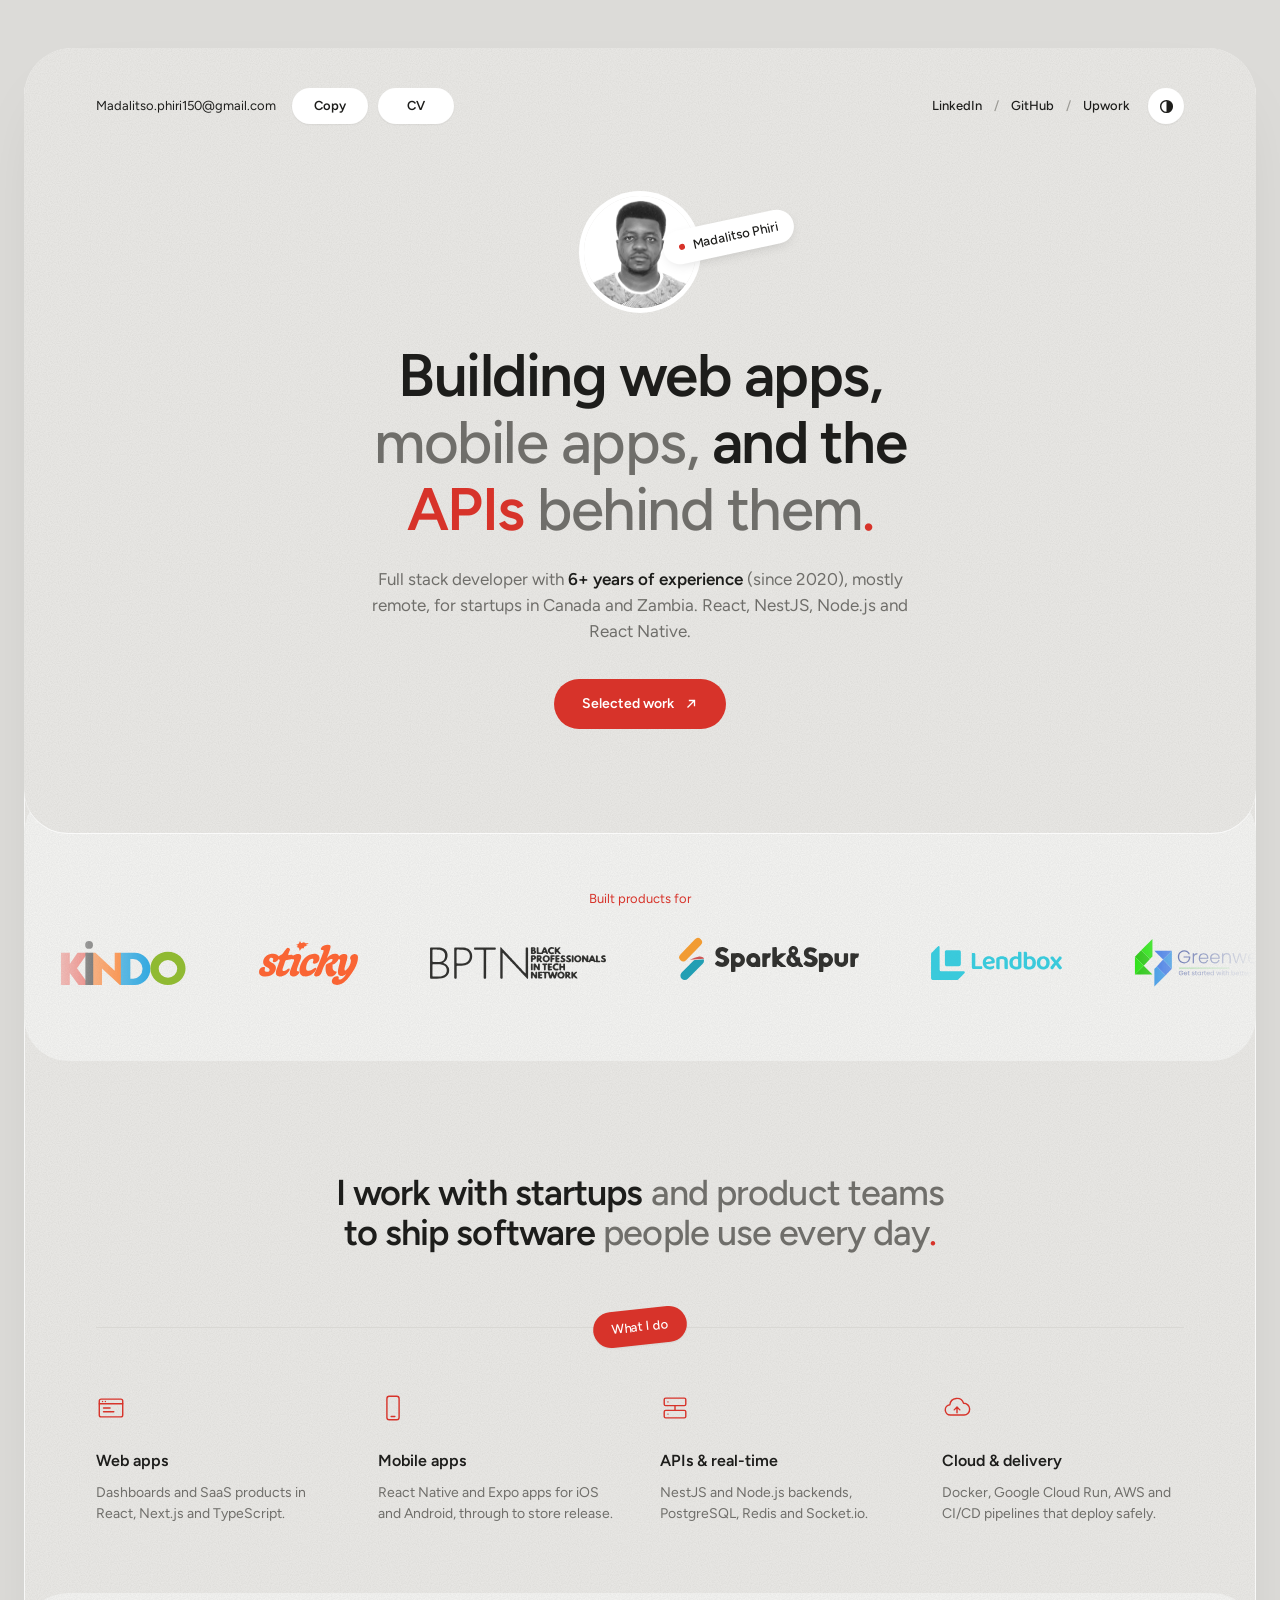
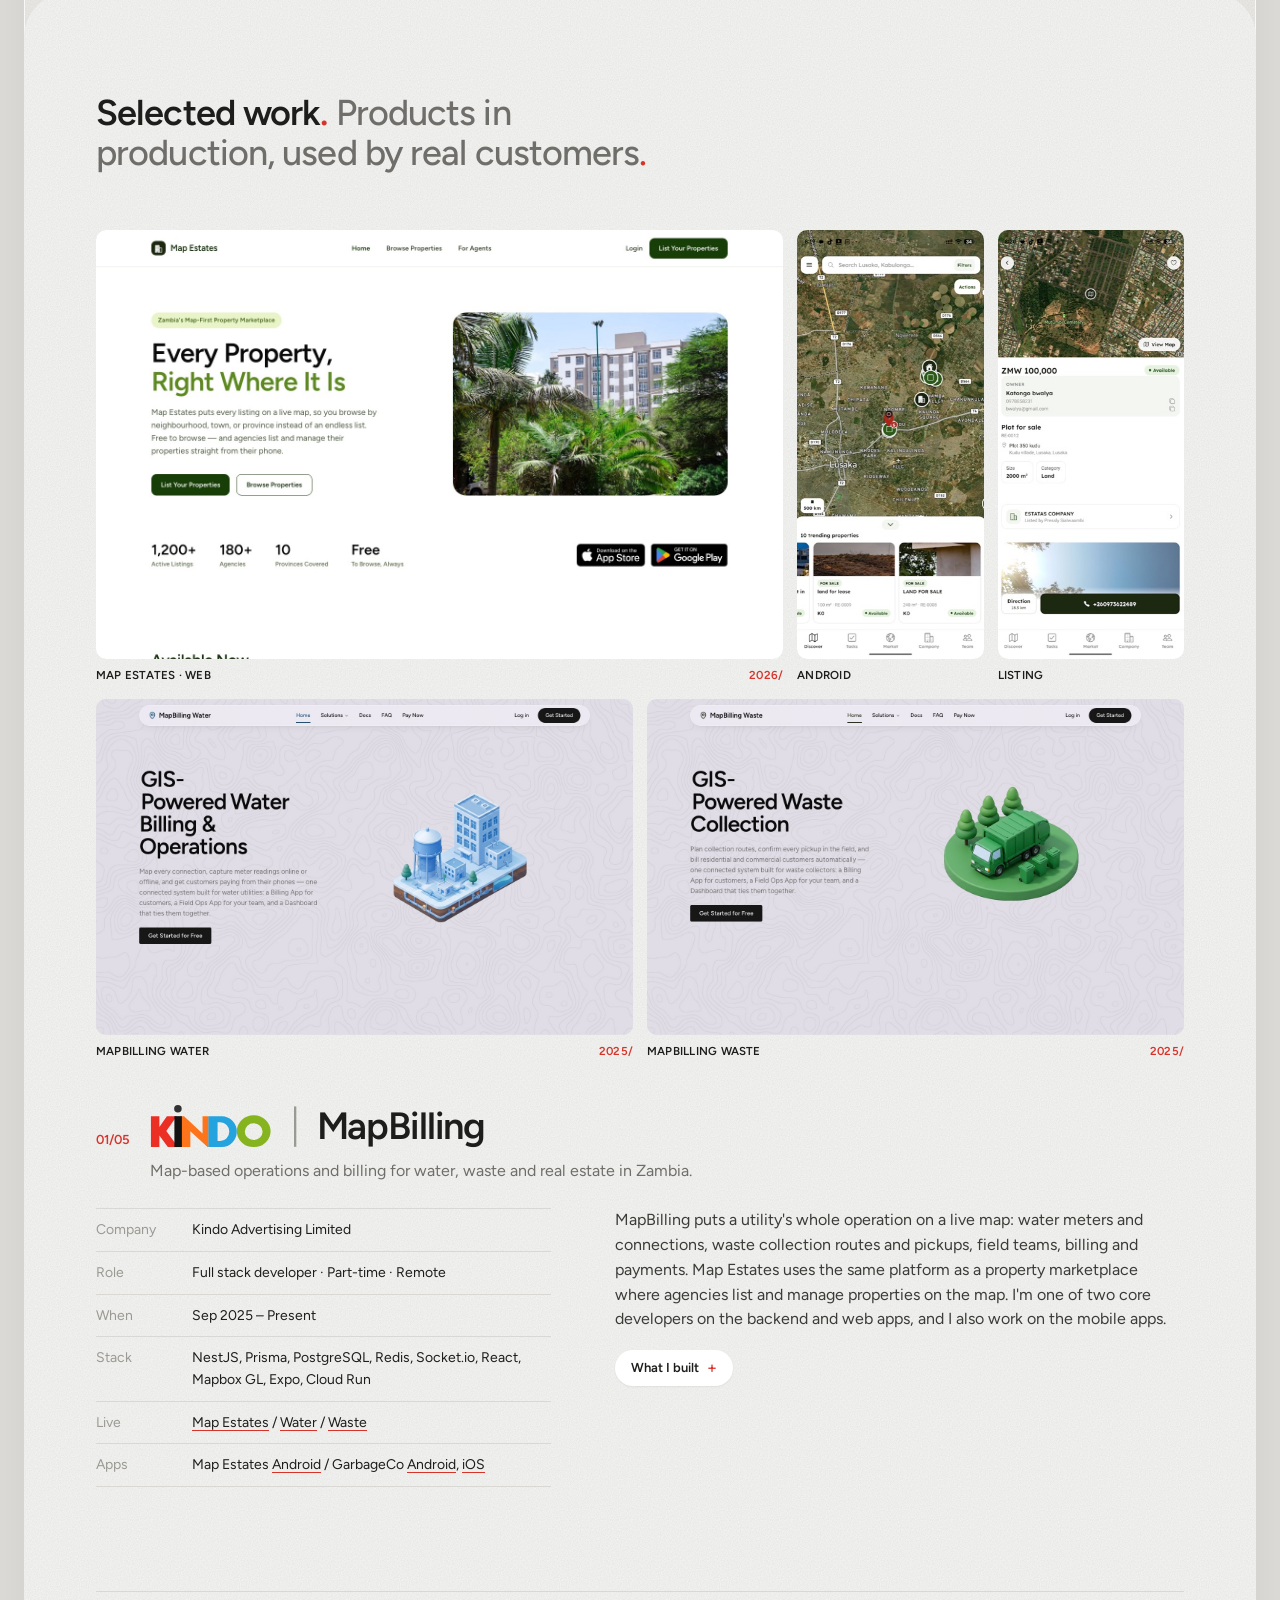
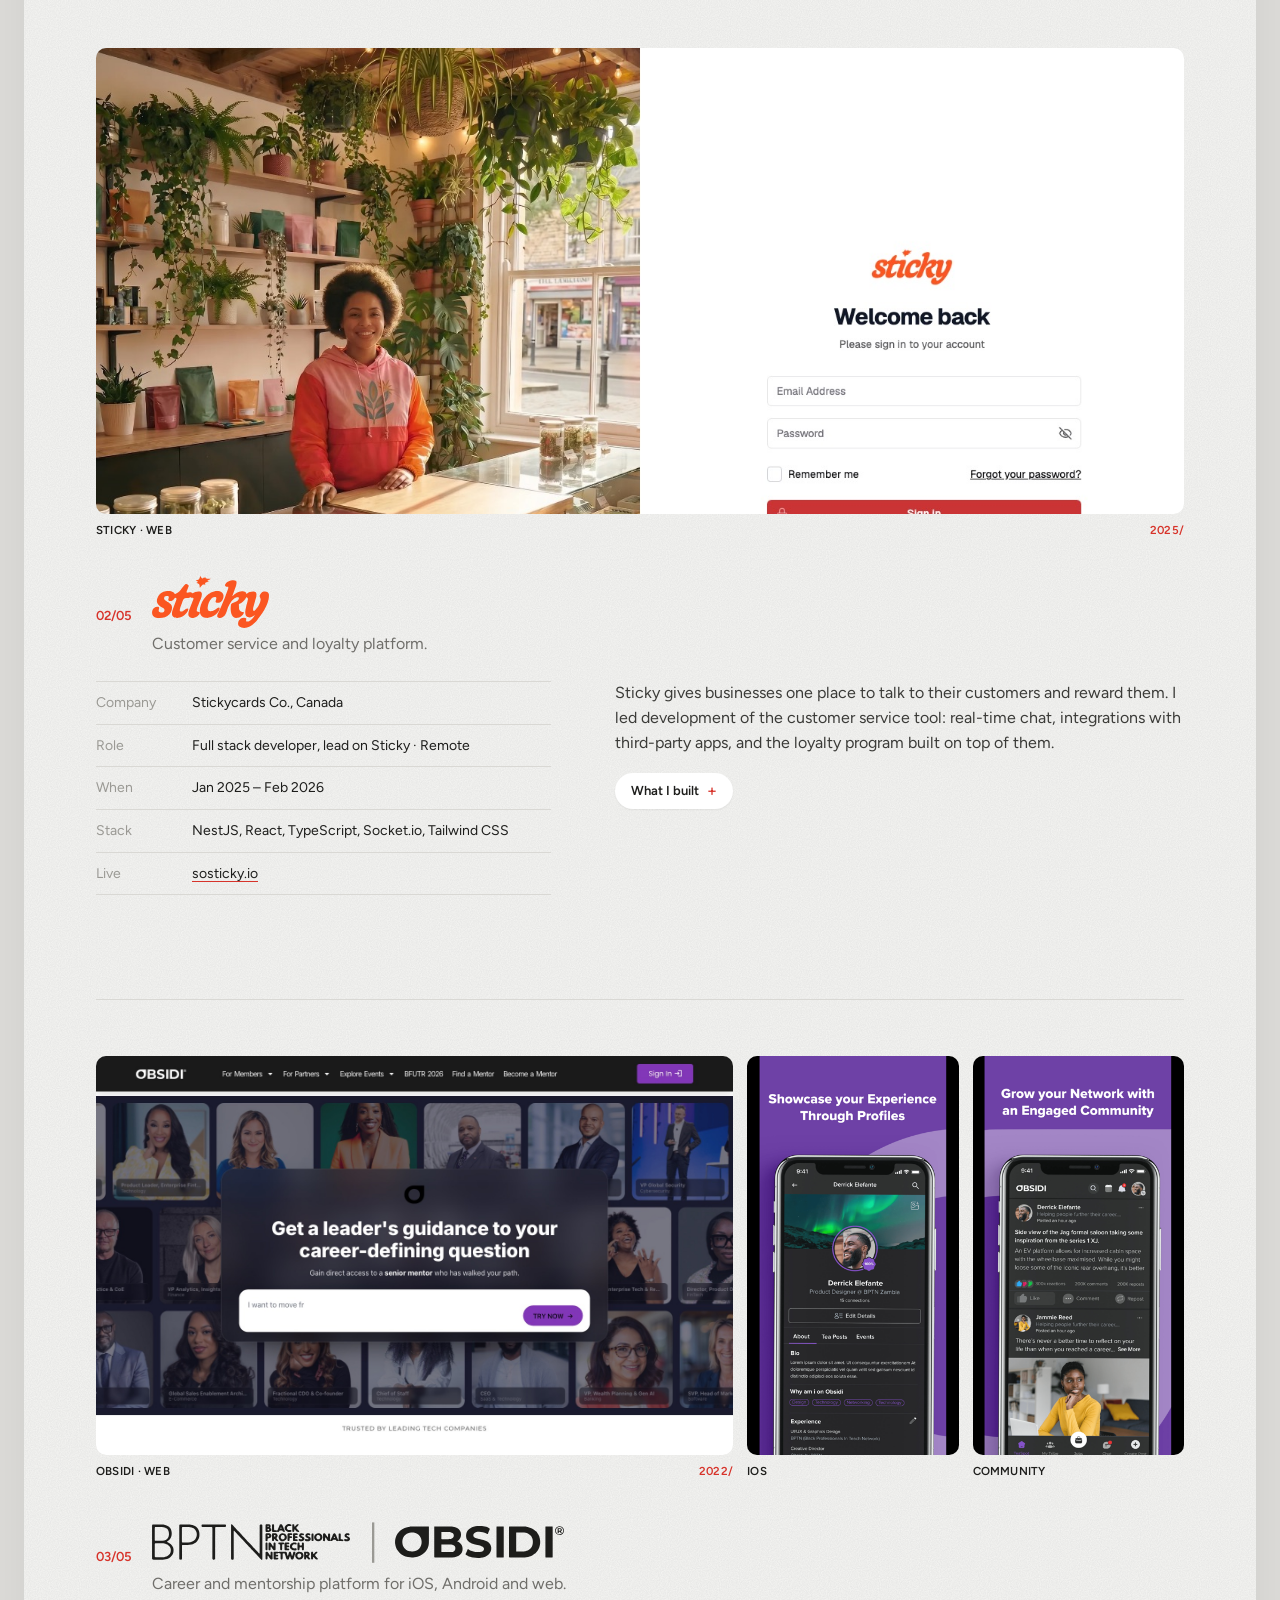
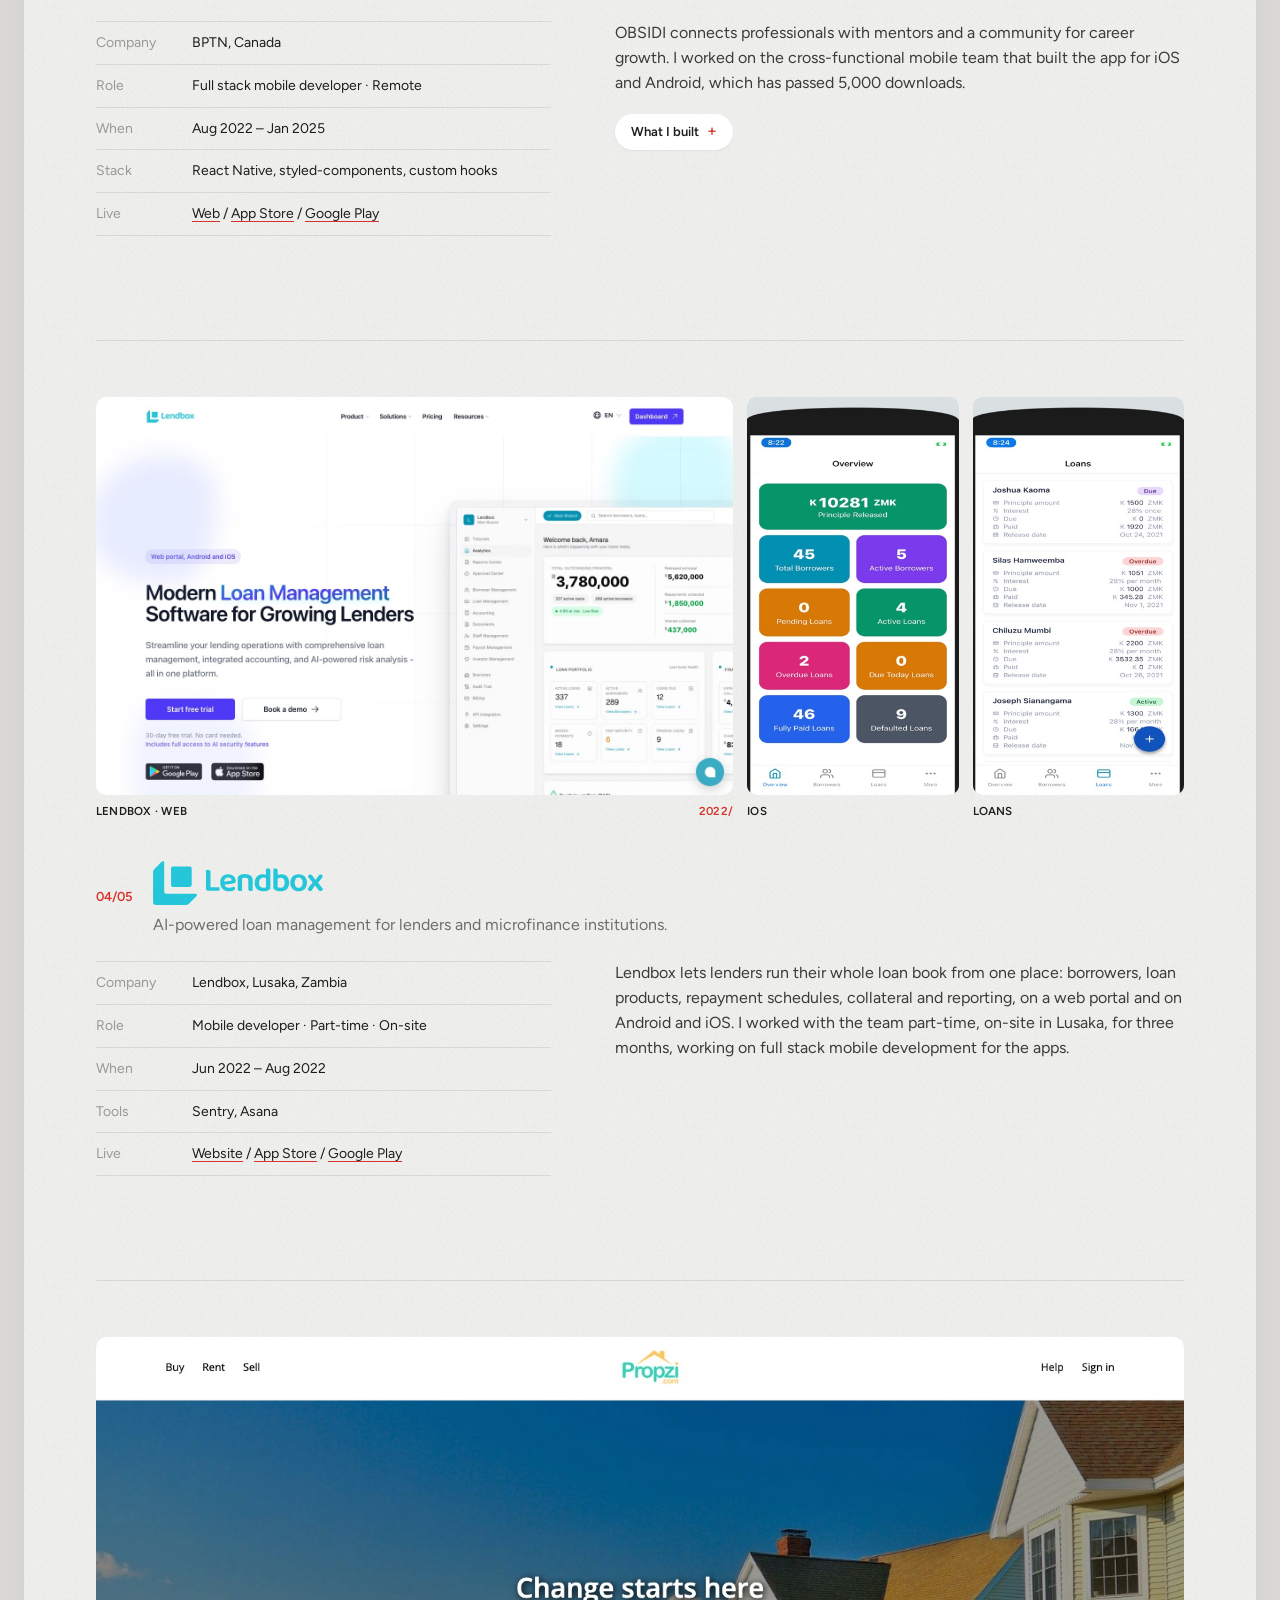
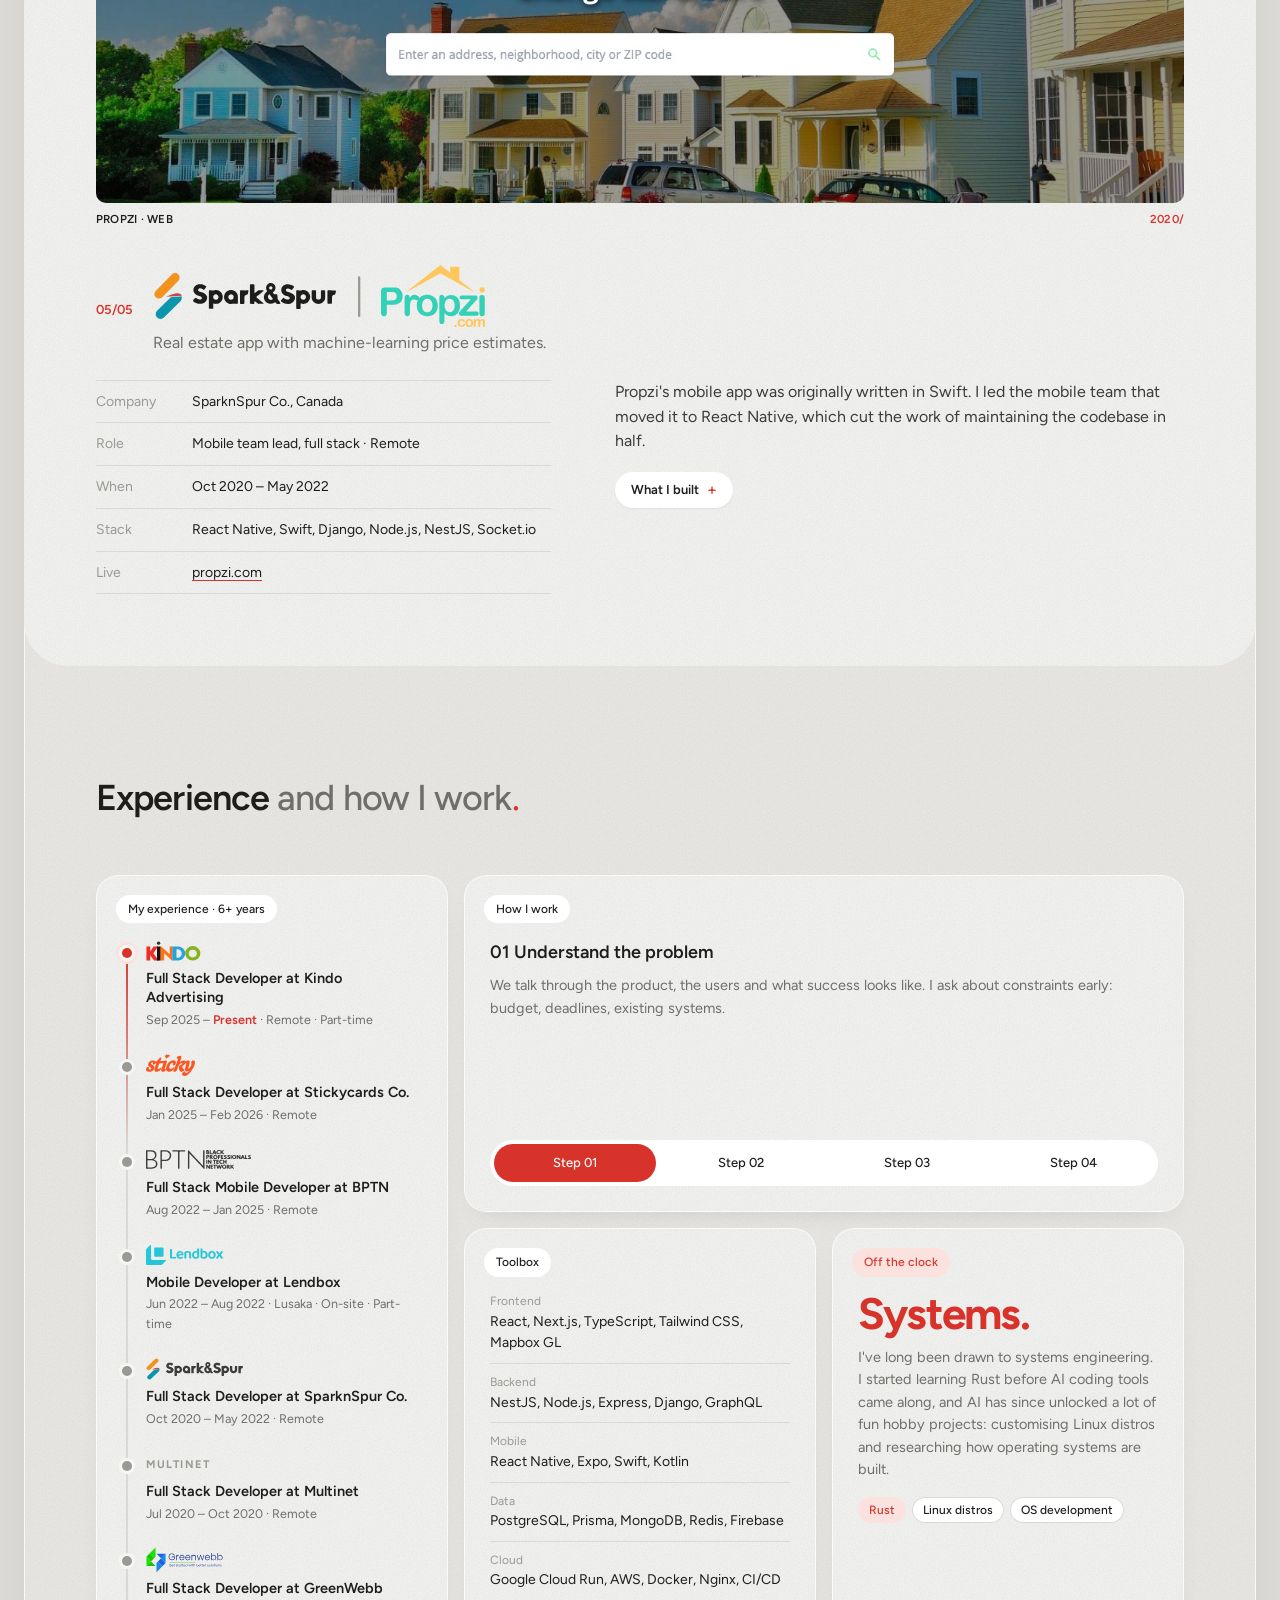
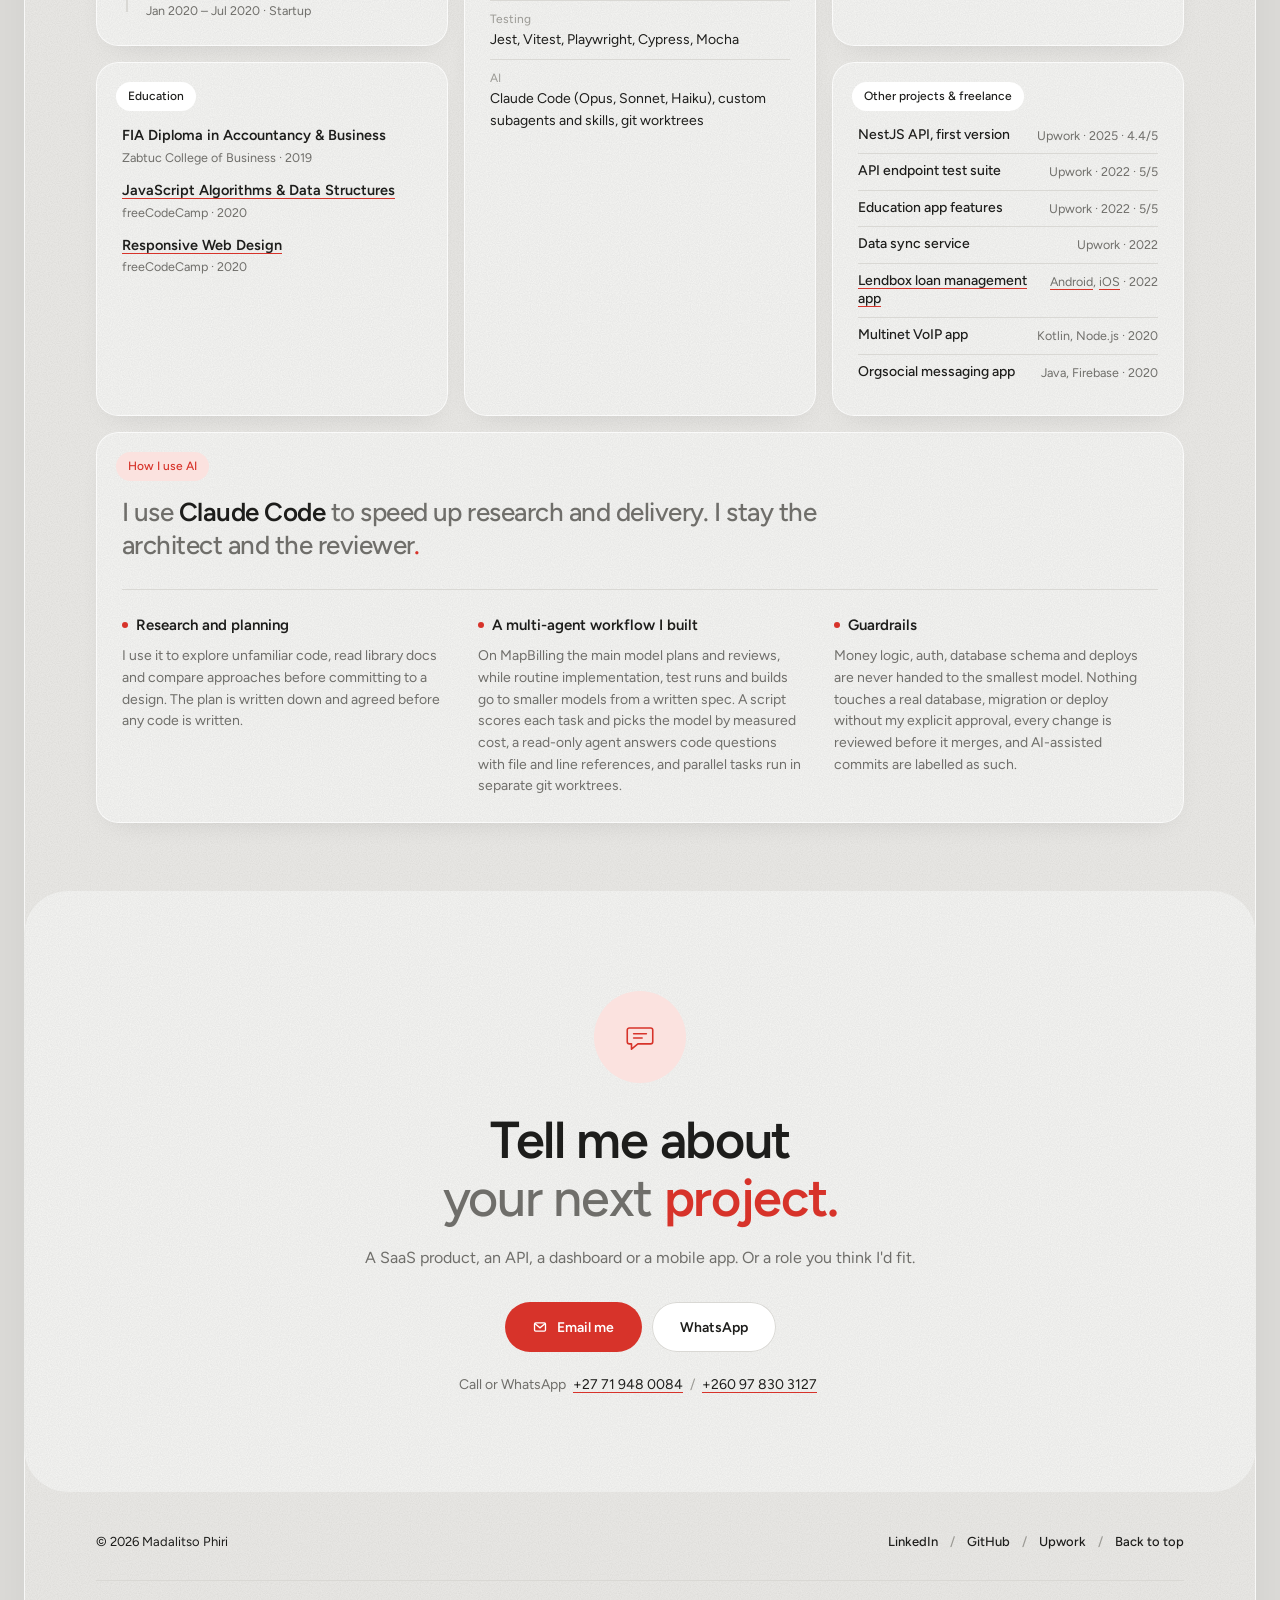
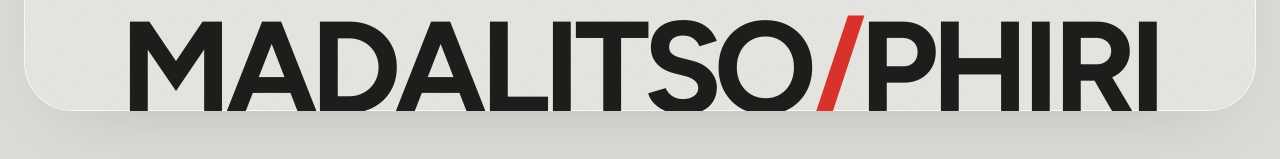
<file: index.html>
<!doctype html>
<html lang="en">
<head>
  <meta charset="utf-8" />
  <meta name="viewport" content="width=device-width, initial-scale=1" />
  <title>Madalitso Phiri · Full stack developer</title>
  <meta name="description" content="Madalitso Phiri is a full stack developer who builds web apps, React Native mobile apps and the APIs behind them. 6+ years of experience, mostly remote, with startups in Canada and Zambia." />
  <meta property="og:title" content="Madalitso Phiri · Full stack developer" />
  <meta property="og:description" content="React, NestJS, Node.js and React Native. Selected work, experience and contact." />
  <meta property="og:image" content="https://madalitsophiri.github.io/images/mapbilling-realestate.jpg" />
  <meta property="og:url" content="https://madalitsophiri.github.io/" />
  <link rel="canonical" href="https://madalitsophiri.github.io/" />
  <meta name="theme-color" content="#dcdbd8" media="(prefers-color-scheme: light)" />
  <meta name="theme-color" content="#0e0e0d" media="(prefers-color-scheme: dark)" />
  <link rel="icon" href="data:image/svg+xml,<svg xmlns='http://www.w3.org/2000/svg' viewBox='0 0 64 64'><circle cx='32' cy='32' r='32' fill='%231d1d1b'/><text x='50%25' y='54%25' font-family='Arial' font-weight='700' font-size='28' fill='white' text-anchor='middle' dominant-baseline='middle'>M</text></svg>" />
  <link rel="preconnect" href="https://fonts.googleapis.com" />
  <link rel="preconnect" href="https://fonts.gstatic.com" crossorigin />
  <link href="https://fonts.googleapis.com/css2?family=Figtree:wght@400;500;600;700&display=swap" rel="stylesheet" />
  <link rel="stylesheet" href="styles.css" />
  <script>
    try { const t = localStorage.getItem('theme'); if (t) document.documentElement.dataset.theme = t; } catch (e) {}
  </script>
</head>
<body>
  <a class="skip" href="#main">Skip to content</a>

  <div class="sheet">
    <!-- ============ HERO PANEL ============ -->
    <header class="panel panel--hero" id="top">
      <div class="topbar">
        <div class="topbar__left">
          <a class="topbar__email" href="mailto:Madalitso.phiri150@gmail.com">Madalitso.phiri150@gmail.com</a>
          <button class="pill" type="button" data-copy="Madalitso.phiri150@gmail.com">Copy</button>
          <a class="pill" href="assets/Madalitso-Phiri-Resume.pdf" download>CV</a>
        </div>
        <div class="topbar__right">
          <nav class="slashes" aria-label="Profiles">
            <a href="https://www.linkedin.com/in/madalitso-phiri-1a09b719a/" target="_blank" rel="noopener">LinkedIn</a>
            <span data-link="github"><a target="_blank" rel="noopener">GitHub</a></span>
            <span data-link="upwork"><a target="_blank" rel="noopener">Upwork</a></span>
          </nav>
          <button class="pill theme-toggle" id="themeToggle" type="button" aria-label="Switch between light and dark">
            <svg viewBox="0 0 16 16" width="15" height="15" aria-hidden="true"><circle cx="8" cy="8" r="6.25" fill="none" stroke="currentColor" stroke-width="1.5"/><path d="M8 1.75a6.25 6.25 0 0 1 0 12.5z" fill="currentColor"/></svg>
          </button>
        </div>
      </div>

      <div class="hero">
        <div class="avatar">
          <img src="images/profile.jpg" alt="Madalitso Phiri" width="112" height="112" />
          <span class="tag">Madalitso Phiri</span>
        </div>
        <h1 class="two-tone">
          <b>Building web apps,</b> mobile apps, <b>and the <span class="accent">APIs</span></b> behind them<span class="dot">.</span>
        </h1>
        <p class="hero__sub">
          Full stack developer with <b>6+ years of experience</b> (since 2020), mostly remote, for startups in Canada and Zambia.
          React, NestJS, Node.js and React Native.
        </p>
        <a class="btn btn--accent" href="#work">Selected work
          <svg viewBox="0 0 16 16" width="14" height="14" aria-hidden="true"><path d="M4 12 12 4M5.5 4H12v6.5" fill="none" stroke="currentColor" stroke-width="1.5"/></svg>
        </a>
      </div>
    </header>

    <!-- ============ COMPANIES ============ -->
    <section class="panel panel--light companies" aria-label="Companies I've worked with">
      <p class="companies__label">Built products for</p>
      <div class="marquee">
        <div class="marquee__track">
      <ul class="companies__list">
          <li><img class="logo theme-light" src="images/logos/kindo.svg" alt="Kindo Advertising" style="height: 46px" /><img class="logo theme-dark" src="images/logos/kindo-dark.svg" alt="Kindo Advertising" style="height: 46px" /></li>
          <li><img class="logo" src="images/logos/sticky.svg" alt="Sticky by Stickycards" style="height: 44px" /></li>
          <li><span class="logo logo--mono" role="img" aria-label="BPTN, Black Professionals in Tech Network" style="--logo: url(images/logos/bptn.svg); height: 32px; aspect-ratio: 2263 / 411"></span></li>
          <li><span class="lockup" role="img" aria-label="Spark&amp;Spur"><img src="images/logos/sparknspur-icon.svg" alt="" style="height: 44px" /><span class="logo--mono" style="--logo: url(images/logos/sparknspur.svg); height: 26px; aspect-ratio: 1877 / 340"></span></span></li>
          <li><img class="logo" src="images/logos/lendbox.svg" alt="Lendbox" style="height: 34px" /></li>
          <li><img class="logo theme-light" src="images/logos/greenwebb.svg" alt="Greenwebb" style="height: 50px" /><img class="logo theme-dark" src="images/logos/greenwebb-dark.svg" alt="Greenwebb" style="height: 50px" /></li>
        </ul>
        </div>
      </div>
    </section>

    <main id="main">
      <!-- ============ SERVICES ============ -->
      <section class="section services">
        <h2 class="two-tone two-tone--md">
          <b>I work with startups</b> and product teams <b>to ship software</b> people use every day<span class="dot">.</span>
        </h2>
        <div class="divider"><span class="pill pill--tilt">What I do</span></div>
        <ul class="services__grid">
          <li>
            <svg viewBox="0 0 32 32" width="30" height="30" aria-hidden="true"><rect x="3.5" y="6.5" width="25" height="19" rx="2" fill="none" stroke="currentColor" stroke-width="1.5"/><path d="M3.5 11.5h25M7 9h.01M10 9h.01M8 16h7M8 20h11" stroke="currentColor" stroke-width="1.5" stroke-linecap="round"/></svg>
            <h3>Web apps</h3>
            <p>Dashboards and SaaS products in React, Next.js and TypeScript.</p>
          </li>
          <li>
            <svg viewBox="0 0 32 32" width="30" height="30" aria-hidden="true"><rect x="9.5" y="3.5" width="13" height="25" rx="2.5" fill="none" stroke="currentColor" stroke-width="1.5"/><path d="M14 25h4" stroke="currentColor" stroke-width="1.5" stroke-linecap="round"/></svg>
            <h3>Mobile apps</h3>
            <p>React Native and Expo apps for iOS and Android, through to store release.</p>
          </li>
          <li>
            <svg viewBox="0 0 32 32" width="30" height="30" aria-hidden="true"><rect x="4.5" y="5.5" width="23" height="8" rx="1.5" fill="none" stroke="currentColor" stroke-width="1.5"/><rect x="4.5" y="18.5" width="23" height="8" rx="1.5" fill="none" stroke="currentColor" stroke-width="1.5"/><path d="M8.5 9.5h.01M8.5 22.5h.01M16 13.5v5" stroke="currentColor" stroke-width="1.5" stroke-linecap="round"/></svg>
            <h3>APIs &amp; real-time</h3>
            <p>NestJS and Node.js backends, PostgreSQL, Redis and Socket.io.</p>
          </li>
          <li>
            <svg viewBox="0 0 32 32" width="30" height="30" aria-hidden="true"><path d="M9 23.5a5.5 5.5 0 0 1-.6-10.97A7.5 7.5 0 0 1 23 11a6 6 0 0 1 .5 12.5z" fill="none" stroke="currentColor" stroke-width="1.5" stroke-linejoin="round"/><path d="m13 18 3-3 3 3M16 15v6" fill="none" stroke="currentColor" stroke-width="1.5" stroke-linecap="round"/></svg>
            <h3>Cloud &amp; delivery</h3>
            <p>Docker, Google Cloud Run, AWS and CI/CD pipelines that deploy safely.</p>
          </li>
        </ul>
      </section>

      <!-- ============ WORK ============ -->
      <section class="panel panel--light work" id="work">
        <div class="section-head">
          <h2 class="two-tone two-tone--md"><b>Selected work<span class="dot">.</span></b> Products in production, used by real customers<span class="dot">.</span></h2>
        </div>

        <!-- MapBilling -->
        <article class="project" id="mapbilling">
          <div class="gallery gallery--mb">
            <figure class="g-wide">
              <a href="https://realestate.mapbilling.com" target="_blank" rel="noopener"><img src="images/mapbilling-realestate.jpg" alt="Map Estates website" loading="lazy" width="1440" height="900" /></a>
              <figcaption><span>Map Estates · Web</span><span>2026/</span></figcaption>
            </figure>
            <figure class="g-phone">
              <a href="https://play.google.com/store/apps/details?id=com.mapbilling.realestate" target="_blank" rel="noopener"><img src="images/mapestates-map.jpg" alt="Map Estates app, listings on a satellite map" loading="lazy" width="313" height="696" /></a>
              <figcaption><span>Android</span></figcaption>
            </figure>
            <figure class="g-phone">
              <a href="https://play.google.com/store/apps/details?id=com.mapbilling.realestate" target="_blank" rel="noopener"><img src="images/mapestates-listing.jpg" alt="Map Estates app, a plot listing with price" loading="lazy" width="313" height="696" /></a>
              <figcaption><span>Listing</span></figcaption>
            </figure>
            <figure class="g-half">
              <a href="https://water.mapbilling.com" target="_blank" rel="noopener"><img src="images/mapbilling-water.jpg" alt="MapBilling Water website" loading="lazy" width="1440" height="900" /></a>
              <figcaption><span>MapBilling Water</span><span>2025/</span></figcaption>
            </figure>
            <figure class="g-half">
              <a href="https://garbage.mapbilling.com" target="_blank" rel="noopener"><img src="images/mapbilling-garbage.jpg" alt="MapBilling Waste website" loading="lazy" width="1440" height="900" /></a>
              <figcaption><span>MapBilling Waste</span><span>2025/</span></figcaption>
            </figure>
          </div>

          <div class="project__body">
            <div class="project__title">
              <p class="project__no">01/05</p>
              <h3 class="project__brand"><span class="sr-only">MapBilling</span><img class="theme-light" src="images/logos/kindo.svg" alt="" style="height: 44px" /><img class="theme-dark" src="images/logos/kindo-dark.svg" alt="" style="height: 44px" /><span class="logo-sep" aria-hidden="true">|</span><span class="brand-text" aria-hidden="true">MapBilling</span></h3>
              <p>Map-based operations and billing for water, waste and real estate in Zambia.</p>
            </div>
            <dl class="facts">
              <div><dt>Company</dt><dd>Kindo Advertising Limited</dd></div>
              <div><dt>Role</dt><dd>Full stack developer · Part-time · Remote</dd></div>
              <div><dt>When</dt><dd>Sep 2025 – Present</dd></div>
              <div><dt>Stack</dt><dd>NestJS, Prisma, PostgreSQL, Redis, Socket.io, React, Mapbox GL, Expo, Cloud Run</dd></div>
              <div><dt>Live</dt><dd>
                <a href="https://realestate.mapbilling.com" target="_blank" rel="noopener">Map Estates</a> /
                <a href="https://water.mapbilling.com" target="_blank" rel="noopener">Water</a> /
                <a href="https://garbage.mapbilling.com" target="_blank" rel="noopener">Waste</a>
              </dd></div>
              <div><dt>Apps</dt><dd>
                Map Estates <a href="https://play.google.com/store/apps/details?id=com.mapbilling.realestate" target="_blank" rel="noopener">Android</a> /
                GarbageCo <a href="https://play.google.com/store/apps/details?id=com.garbagecopay" target="_blank" rel="noopener">Android</a>,
                <a href="https://apps.apple.com/zm/app/garbageco/id6759239159" target="_blank" rel="noopener">iOS</a>
              </dd></div>
            </dl>
            <div class="project__text">
              <p>
                MapBilling puts a utility's whole operation on a live map: water meters and connections, waste collection routes
                and pickups, field teams, billing and payments. Map Estates uses the same platform as a property marketplace where
                agencies list and manage properties on the map. I'm one of two core developers on the backend and web apps, and I
                also work on the mobile apps.
              </p>
              <details>
                <summary>What I built</summary>
                <p>
                  The platform began as one backend and one web app serving every product. I split it into separate apps for water,
                  waste and real estate. Each now has its own database and its own Cloud Build pipeline to Cloud Run, and a push only
                  redeploys the products it changed. I also wrote the tool that copies each product's data into its new database.
                </p>
                <p>
                  For Map Estates I built sales stages that track each buyer's progress on a property, property notes and
                  attachments, and the public property map with nearby listings and directions. I also tightened the auth and token
                  refresh flow, sped up the heaviest list endpoints, seeded the Playwright end-to-end test server, and wrote the
                  developer guide new engineers start from.
                </p>
              </details>
            </div>
          </div>
        </article>

        <!-- Sticky -->
        <article class="project">
          <div class="gallery">
            <figure class="g-full">
              <a href="https://www.sosticky.io" target="_blank" rel="noopener"><img src="images/sosticky.jpg" alt="Sticky sign-in screen" loading="lazy" width="1440" height="900" /></a>
              <figcaption><span>Sticky · Web</span><span>2025/</span></figcaption>
            </figure>
          </div>
          <div class="project__body">
            <div class="project__title">
              <p class="project__no">02/05</p>
              <h3 class="project__brand"><span class="sr-only">Sticky</span><img src="images/logos/sticky.svg" alt="" style="height: 52px" /></h3>
              <p>Customer service and loyalty platform.</p>
            </div>
            <dl class="facts">
              <div><dt>Company</dt><dd>Stickycards Co., Canada</dd></div>
              <div><dt>Role</dt><dd>Full stack developer, lead on Sticky · Remote</dd></div>
              <div><dt>When</dt><dd>Jan 2025 – Feb 2026</dd></div>
              <div><dt>Stack</dt><dd>NestJS, React, TypeScript, Socket.io, Tailwind CSS</dd></div>
              <div><dt>Live</dt><dd><a href="https://www.sosticky.io" target="_blank" rel="noopener">sosticky.io</a></dd></div>
            </dl>
            <div class="project__text">
              <p>
                Sticky gives businesses one place to talk to their customers and reward them. I led development of the customer
                service tool: real-time chat, integrations with third-party apps, and the loyalty program built on top of them.
              </p>
              <details>
                <summary>What I built</summary>
                <p>
                  I designed and maintained the NestJS backend and the React and TypeScript frontend, and built the analytics
                  dashboard that staff use to follow customers and loyalty activity. Implementing real-time messaging with Socket.io
                  cut message latency by 40%, and the responsive Tailwind UI raised user engagement by 25%.
                </p>
              </details>
            </div>
          </div>
        </article>

        <!-- OBSIDI -->
        <article class="project">
          <div class="gallery gallery--phones">
            <figure class="g-wide">
              <a href="https://app.obsidi.com" target="_blank" rel="noopener"><img src="images/obsidi.jpg" alt="OBSIDI website homepage" loading="lazy" width="1440" height="900" /></a>
              <figcaption><span>OBSIDI · Web</span><span>2022/</span></figcaption>
            </figure>
            <figure class="g-phone">
              <a href="https://apps.apple.com/us/app/obsidi/id1645597175" target="_blank" rel="noopener"><img src="images/obsidi-mobile-1.png" alt="OBSIDI iOS app, profile screen" loading="lazy" width="392" height="696" /></a>
              <figcaption><span>iOS</span></figcaption>
            </figure>
            <figure class="g-phone">
              <a href="https://play.google.com/store/apps/details?id=com.obsidi.android" target="_blank" rel="noopener"><img src="images/obsidi-mobile-3.png" alt="OBSIDI app, community screen" loading="lazy" width="392" height="696" /></a>
              <figcaption><span>Community</span></figcaption>
            </figure>
          </div>
          <div class="project__body">
            <div class="project__title">
              <p class="project__no">03/05</p>
              <h3 class="project__brand"><span class="sr-only">OBSIDI</span><span class="logo--mono" style="--logo: url(images/logos/bptn.svg); height: 36px; aspect-ratio: 2263 / 411"></span><span class="logo-sep" aria-hidden="true">|</span><span class="logo--mono" style="--logo: url(images/logos/obsidi.svg); height: 32px; aspect-ratio: 2394 / 454"></span></h3>
              <p>Career and mentorship platform for iOS, Android and web.</p>
            </div>
            <dl class="facts">
              <div><dt>Company</dt><dd>BPTN, Canada</dd></div>
              <div><dt>Role</dt><dd>Full stack mobile developer · Remote</dd></div>
              <div><dt>When</dt><dd>Aug 2022 – Jan 2025</dd></div>
              <div><dt>Stack</dt><dd>React Native, styled-components, custom hooks</dd></div>
              <div><dt>Live</dt><dd>
                <a href="https://app.obsidi.com" target="_blank" rel="noopener">Web</a> /
                <a href="https://apps.apple.com/us/app/obsidi/id1645597175" target="_blank" rel="noopener">App Store</a> /
                <a href="https://play.google.com/store/apps/details?id=com.obsidi.android" target="_blank" rel="noopener">Google Play</a>
              </dd></div>
            </dl>
            <div class="project__text">
              <p>
                OBSIDI connects professionals with mentors and a community for career growth. I worked on the cross-functional
                mobile team that built the app for iOS and Android, which has passed 5,000 downloads.
              </p>
              <details>
                <summary>What I built</summary>
                <p>
                  I built core features in React Native, using custom hooks to keep logic separate from the screens, and used
                  styled-components to keep the UI consistent across both platforms. I also coordinated releases to the App Store
                  and Google Play, including release cycles and A/B tests. Consolidating repeated code cut duplication across the
                  codebase by about 35%.
                </p>
              </details>
            </div>
          </div>
        </article>

        <!-- Lendbox -->
        <article class="project">
          <div class="gallery gallery--phones">
            <figure class="g-wide">
              <a href="https://lendbox.io/en" target="_blank" rel="noopener"><img src="images/lendbox.jpg" alt="Lendbox website homepage" loading="lazy" width="1440" height="900" /></a>
              <figcaption><span>Lendbox · Web</span><span>2022/</span></figcaption>
            </figure>
            <figure class="g-phone">
              <a href="https://apps.apple.com/zm/app/lendbox-ai-loan-management/id1610722829" target="_blank" rel="noopener"><img src="images/lendbox-mobile-1.jpg" alt="Lendbox app, loan portfolio overview" loading="lazy" width="392" height="696" /></a>
              <figcaption><span>iOS</span></figcaption>
            </figure>
            <figure class="g-phone">
              <a href="https://play.google.com/store/apps/details?id=com.lendbox.lendbox2" target="_blank" rel="noopener"><img src="images/lendbox-mobile-2.jpg" alt="Lendbox app, list of loans with status" loading="lazy" width="392" height="696" /></a>
              <figcaption><span>Loans</span></figcaption>
            </figure>
          </div>
          <div class="project__body">
            <div class="project__title">
              <p class="project__no">04/05</p>
              <h3 class="project__brand"><span class="sr-only">Lendbox</span><img src="images/logos/lendbox.svg" alt="" style="height: 44px" /></h3>
              <p>AI-powered loan management for lenders and microfinance institutions.</p>
            </div>
            <dl class="facts">
              <div><dt>Company</dt><dd>Lendbox, Lusaka, Zambia</dd></div>
              <div><dt>Role</dt><dd>Mobile developer · Part-time · On-site</dd></div>
              <div><dt>When</dt><dd>Jun 2022 – Aug 2022</dd></div>
              <div><dt>Tools</dt><dd>Sentry, Asana</dd></div>
              <div><dt>Live</dt><dd>
                <a href="https://lendbox.io/en" target="_blank" rel="noopener">Website</a> /
                <a href="https://apps.apple.com/zm/app/lendbox-ai-loan-management/id1610722829" target="_blank" rel="noopener">App Store</a> /
                <a href="https://play.google.com/store/apps/details?id=com.lendbox.lendbox2" target="_blank" rel="noopener">Google Play</a>
              </dd></div>
            </dl>
            <div class="project__text">
              <p>
                Lendbox lets lenders run their whole loan book from one place: borrowers, loan products, repayment schedules,
                collateral and reporting, on a web portal and on Android and iOS. I worked with the team part-time, on-site in Lusaka, for three
                months, working on full stack mobile development for the apps.
              </p>
            </div>
          </div>
        </article>

        <!-- Propzi -->
        <article class="project">
          <div class="gallery">
            <figure class="g-full">
              <a href="https://www.propzi.com/" target="_blank" rel="noopener"><img src="images/propzi.jpg" alt="Propzi homepage with property search" loading="lazy" width="1440" height="900" /></a>
              <figcaption><span>Propzi · Web</span><span>2020/</span></figcaption>
            </figure>
          </div>
          <div class="project__body">
            <div class="project__title">
              <p class="project__no">05/05</p>
              <h3 class="project__brand"><span class="sr-only">Propzi</span><span class="lockup" aria-hidden="true"><img src="images/logos/sparknspur-icon.svg" alt="" style="height: 48px" /><span class="logo--mono" style="--logo: url(images/logos/sparknspur.svg); height: 26px; aspect-ratio: 1877 / 340"></span></span><span class="logo-sep" aria-hidden="true">|</span><img src="images/logos/propzi.svg" alt="" style="height: 62px" /></h3>
              <p>Real estate app with machine-learning price estimates.</p>
            </div>
            <dl class="facts">
              <div><dt>Company</dt><dd>SparknSpur Co., Canada</dd></div>
              <div><dt>Role</dt><dd>Mobile team lead, full stack · Remote</dd></div>
              <div><dt>When</dt><dd>Oct 2020 – May 2022</dd></div>
              <div><dt>Stack</dt><dd>React Native, Swift, Django, Node.js, NestJS, Socket.io</dd></div>
              <div><dt>Live</dt><dd><a href="https://www.propzi.com/" target="_blank" rel="noopener">propzi.com</a></dd></div>
            </dl>
            <div class="project__text">
              <p>
                Propzi's mobile app was originally written in Swift. I led the mobile team that moved it to React Native, which
                cut the work of maintaining the codebase in half.
              </p>
              <details>
                <summary>What I built</summary>
                <p>
                  On the backend I built and deployed a Django service that serves the machine-learning price predictions, handling
                  more than 10,000 requests a day. I also built Sparky, an embeddable chat widget (React, Webpack and Babel on a
                  Node/NestJS backend) that runs on more than 500 partner sites and delivers messages over Socket.io in under 100 ms.
                  Along the way I mentored junior developers on React Native and code review.
                </p>
              </details>
            </div>
          </div>
        </article>
      </section>

      <!-- ============ BENTO: experience, process, stack ============ -->
      <section class="section" id="experience">
        <div class="section-head">
          <h2 class="two-tone two-tone--md"><b>Experience</b> and how I work<span class="dot">.</span></h2>
        </div>

        <div class="bento">
          <article class="card card--exp">
            <span class="chip">My experience · 6+ years</span>
            <ol class="timeline">
              <li>
                <span class="tl-logo"><img class="theme-light" src="images/logos/kindo.svg" alt="" style="height: 20px" /><img class="theme-dark" src="images/logos/kindo-dark.svg" alt="" style="height: 20px" /></span>
                <b>Full Stack Developer at Kindo Advertising</b><small>Sep 2025 – <span class="now">Present</span> · Remote · Part-time</small>
              </li>
              <li>
                <span class="tl-logo"><img src="images/logos/sticky.svg" alt="" style="height: 22px" /></span>
                <b>Full Stack Developer at Stickycards Co.</b><small>Jan 2025 – Feb 2026 · Remote</small>
              </li>
              <li>
                <span class="tl-logo"><span class="logo--mono" style="--logo: url(images/logos/bptn.svg); height: 19px; aspect-ratio: 2263 / 411"></span></span>
                <b>Full Stack Mobile Developer at BPTN</b><small>Aug 2022 – Jan 2025 · Remote</small>
              </li>
              <li>
                <span class="tl-logo"><img src="images/logos/lendbox.svg" alt="" style="height: 20px" /></span>
                <b>Mobile Developer at Lendbox</b><small>Jun 2022 – Aug 2022 · Lusaka · On-site · Part-time</small>
              </li>
              <li>
                <span class="tl-logo"><span class="lockup" aria-hidden="true"><img src="images/logos/sparknspur-icon.svg" alt="" style="height: 22px" /><span class="logo--mono" style="--logo: url(images/logos/sparknspur.svg); height: 14px; aspect-ratio: 1877 / 340"></span></span></span>
                <b>Full Stack Developer at SparknSpur Co.</b><small>Oct 2020 – May 2022 · Remote</small>
              </li>
              <li>
                <span class="tl-logo tl-logo--text">Multinet</span>
                <b>Full Stack Developer at Multinet</b><small>Jul 2020 – Oct 2020 · Remote</small>
              </li>
              <li>
                <span class="tl-logo"><img class="theme-light" src="images/logos/greenwebb.svg" alt="" style="height: 26px" /><img class="theme-dark" src="images/logos/greenwebb-dark.svg" alt="" style="height: 26px" /></span>
                <b>Full Stack Developer at GreenWebb</b><small>Jan 2020 – Jul 2020 · Startup</small>
              </li>
            </ol>
          </article>

          <article class="card card--process">
            <span class="chip">How I work</span>
            <div class="steps" data-steps>
              <div class="steps__panel" role="tabpanel">
                <h3 data-step-title>01 Understand the problem</h3>
                <p data-step-text>We talk through the product, the users and what success looks like. I ask about constraints early: budget, deadlines, existing systems.</p>
              </div>
              <div class="steps__tabs" role="tablist" aria-label="How I work">
                <button role="tab" aria-selected="true" data-i="0">Step 01</button>
                <button role="tab" aria-selected="false" data-i="1">Step 02</button>
                <button role="tab" aria-selected="false" data-i="2">Step 03</button>
                <button role="tab" aria-selected="false" data-i="3">Step 04</button>
              </div>
            </div>
          </article>

          <article class="card card--stack">
            <span class="chip">Toolbox</span>
            <dl class="stack">
              <div><dt>Frontend</dt><dd>React, Next.js, TypeScript, Tailwind CSS, Mapbox GL</dd></div>
              <div><dt>Backend</dt><dd>NestJS, Node.js, Express, Django, GraphQL</dd></div>
              <div><dt>Mobile</dt><dd>React Native, Expo, Swift, Kotlin</dd></div>
              <div><dt>Data</dt><dd>PostgreSQL, Prisma, MongoDB, Redis, Firebase</dd></div>
              <div><dt>Cloud</dt><dd>Google Cloud Run, AWS, Docker, Nginx, CI/CD</dd></div>
              <div><dt>Testing</dt><dd>Jest, Vitest, Playwright, Cypress, Mocha</dd></div>
              <div><dt>AI</dt><dd>Claude Code (Opus, Sonnet, Haiku), custom subagents and skills, git worktrees</dd></div>
            </dl>
          </article>

          <article class="card card--learning">
            <span class="chip chip--accent">Off the clock</span>
            <p class="big">Systems<span class="dot">.</span></p>
            <p>I've long been drawn to systems engineering. I started learning Rust before AI coding tools came along, and AI has since unlocked a lot of fun hobby projects: customising Linux distros and researching how operating systems are built.</p>
            <ul class="interests">
              <li>Rust</li>
              <li>Linux distros</li>
              <li>OS development</li>
            </ul>
          </article>

          <article class="card card--edu">
            <span class="chip">Education</span>
            <ul class="edu">
              <li><b>FIA Diploma in Accountancy &amp; Business</b><small>Zabtuc College of Business · 2019</small></li>
              <li><b><a href="https://freecodecamp.org/certification/fccc343da18-dcc1-48c2-b315-11564ea8f4c0/javascript-algorithms-and-data-structures" target="_blank" rel="noopener">JavaScript Algorithms &amp; Data Structures</a></b><small>freeCodeCamp · 2020</small></li>
              <li><b><a href="https://freecodecamp.org/certification/fccc343da18-dcc1-48c2-b315-11564ea8f4c0/responsive-web-design" target="_blank" rel="noopener">Responsive Web Design</a></b><small>freeCodeCamp · 2020</small></li>
            </ul>
          </article>

          <article class="card card--ai">
            <span class="chip chip--accent">How I use AI</span>
            <p class="ai__lead">I use <b>Claude Code</b> to speed up research and delivery. I stay the architect and the reviewer<span class="dot">.</span></p>
            <div class="ai__cols">
              <div>
                <h3>Research and planning</h3>
                <p>I use it to explore unfamiliar code, read library docs and compare approaches before committing to a design. The plan is written down and agreed before any code is written.</p>
              </div>
              <div>
                <h3>A multi-agent workflow I built</h3>
                <p>On MapBilling the main model plans and reviews, while routine implementation, test runs and builds go to smaller models from a written spec. A script scores each task and picks the model by measured cost, a read-only agent answers code questions with file and line references, and parallel tasks run in separate git worktrees.</p>
              </div>
              <div>
                <h3>Guardrails</h3>
                <p>Money logic, auth, database schema and deploys are never handed to the smallest model. Nothing touches a real database, migration or deploy without my explicit approval, every change is reviewed before it merges, and AI-assisted commits are labelled as such.</p>
              </div>
            </div>
          </article>

          <article class="card card--other">
            <span class="chip">Other projects &amp; freelance</span>
            <ul class="other">
              <li><b>NestJS API, first version</b><span>Upwork · 2025 · 4.4/5</span></li>
              <li><b>API endpoint test suite</b><span>Upwork · 2022 · 5/5</span></li>
              <li><b>Education app features</b><span>Upwork · 2022 · 5/5</span></li>
              <li><b>Data sync service</b><span>Upwork · 2022</span></li>
              <li><b><a href="https://lendbox.io/en" target="_blank" rel="noopener">Lendbox loan management app</a></b><span><a href="https://play.google.com/store/apps/details?id=com.lendbox.lendbox2" target="_blank" rel="noopener">Android</a>, <a href="https://apps.apple.com/zm/app/lendbox-ai-loan-management/id1610722829" target="_blank" rel="noopener">iOS</a> · 2022</span></li>
              <li><b>Multinet VoIP app</b><span>Kotlin, Node.js · 2020</span></li>
              <li><b>Orgsocial messaging app</b><span>Java, Firebase · 2020</span></li>
            </ul>
          </article>
        </div>
      </section>

      <!-- ============ CONTACT ============ -->
      <section class="panel panel--light contact" id="contact">
        <div class="contact__icon" aria-hidden="true">
          <svg viewBox="0 0 32 32" width="34" height="34"><path d="M6 7.5h20a2 2 0 0 1 2 2v11a2 2 0 0 1-2 2H14l-6 5v-5H6a2 2 0 0 1-2-2v-11a2 2 0 0 1 2-2z" fill="none" stroke="currentColor" stroke-width="1.5" stroke-linejoin="round"/><path d="M10 13h12M10 17h8" stroke="currentColor" stroke-width="1.5" stroke-linecap="round"/></svg>
        </div>
        <h2 class="two-tone two-tone--lg"><b>Tell me about</b> your next <b class="accent">project.</b></h2>
        <p class="contact__sub">A SaaS product, an API, a dashboard or a mobile app. Or a role you think I'd fit.</p>
        <div class="contact__actions">
          <a class="btn btn--accent" href="mailto:Madalitso.phiri150@gmail.com">
            <svg viewBox="0 0 16 16" width="14" height="14" aria-hidden="true"><rect x="1.75" y="3.25" width="12.5" height="9.5" rx="1.25" fill="none" stroke="currentColor" stroke-width="1.5"/><path d="m2 4 6 5 6-5" fill="none" stroke="currentColor" stroke-width="1.5"/></svg>
            Email me
          </a>
          <a class="btn btn--light" href="https://wa.me/27719480084" target="_blank" rel="noopener">WhatsApp</a>
        </div>
        <p class="contact__phones">
          Call or WhatsApp
          <a href="tel:+27719480084">+27 71 948 0084</a>
          <span aria-hidden="true">/</span>
          <a href="tel:+260978303127">+260 97 830 3127</a>
        </p>
      </section>
    </main>

    <footer class="footer">
      <div class="footer__row">
        <p>© <span id="year">2026</span> Madalitso Phiri</p>
        <nav class="slashes" aria-label="Profiles">
          <a href="https://www.linkedin.com/in/madalitso-phiri-1a09b719a/" target="_blank" rel="noopener">LinkedIn</a>
          <span data-link="github"><a target="_blank" rel="noopener">GitHub</a></span>
          <span data-link="upwork"><a target="_blank" rel="noopener">Upwork</a></span>
          <a href="#top">Back to top</a>
        </nav>
      </div>
      <p class="wordmark" aria-hidden="true">MADALITSO<span class="slash">/</span>PHIRI</p>
    </footer>
  </div>

  <div class="toast" id="toast" role="status" aria-live="polite"></div>
  <script src="script.js"></script>
</body>
</html>
</file>
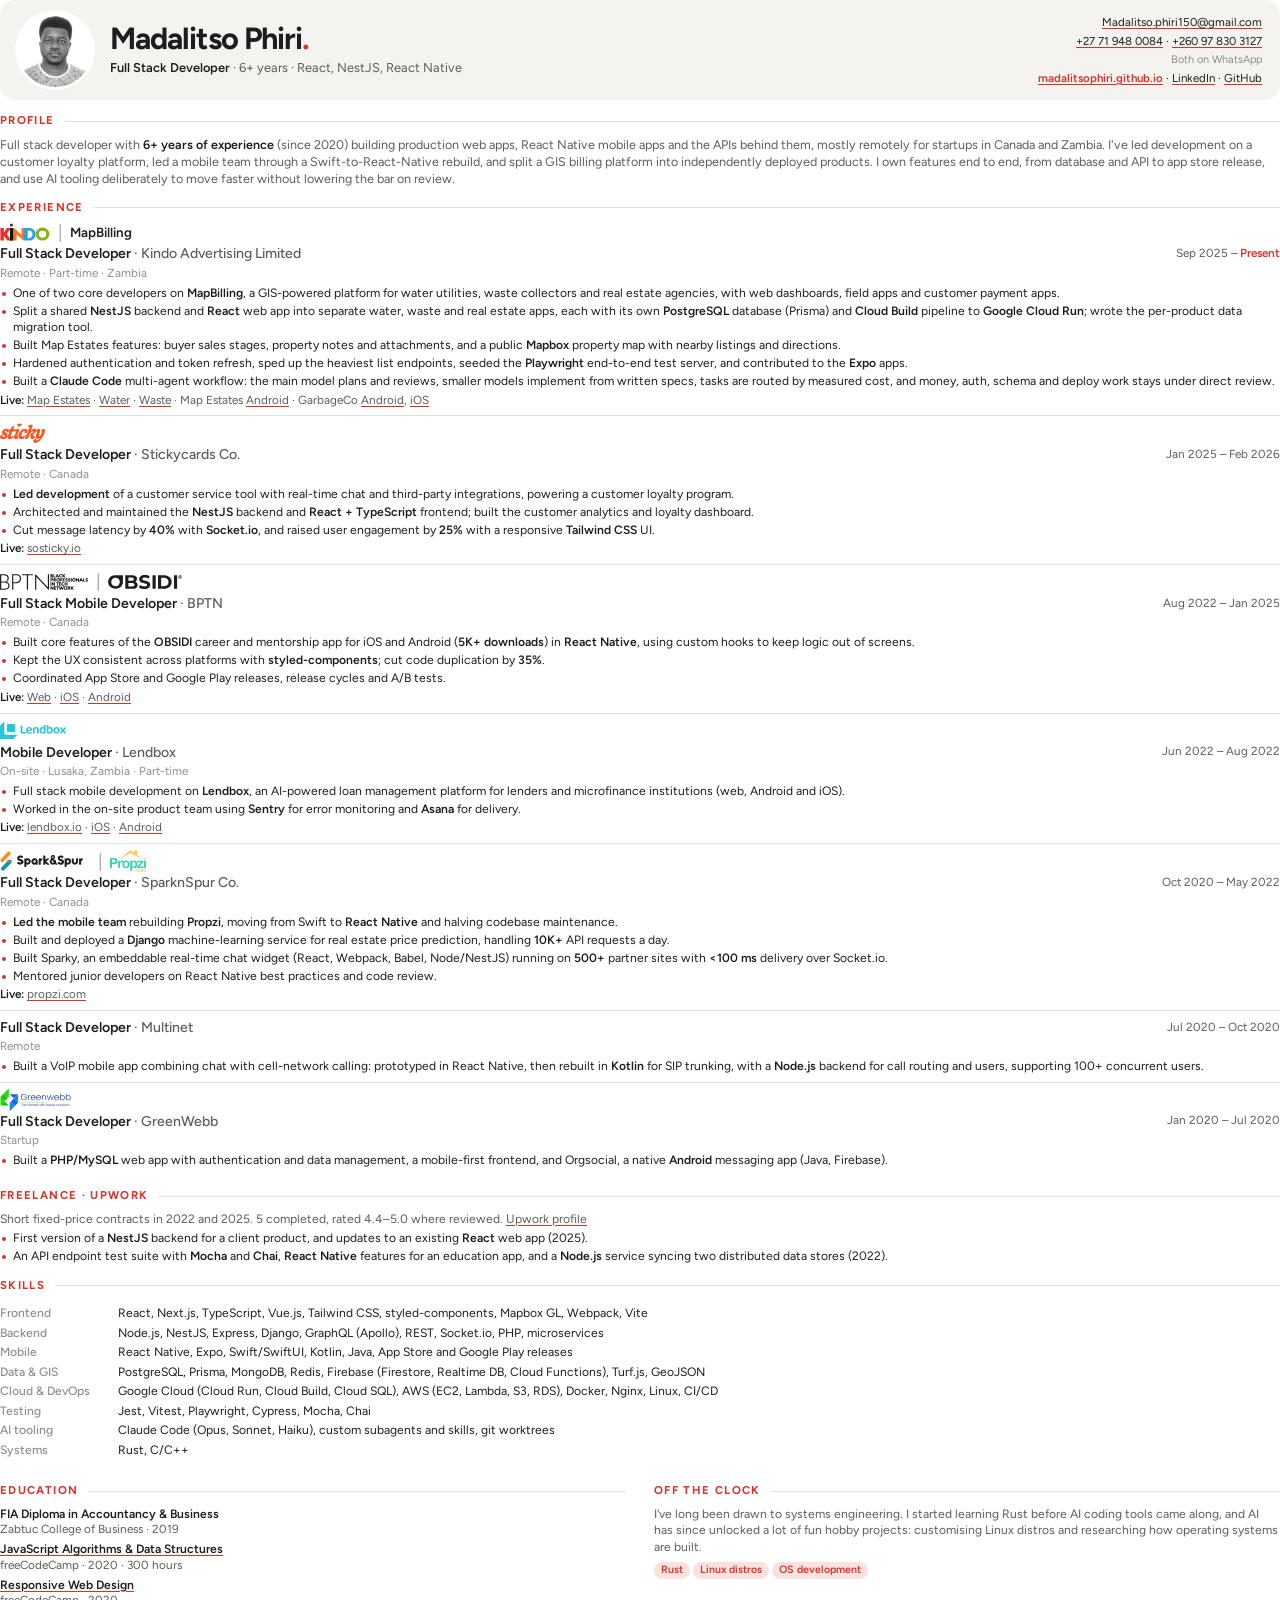
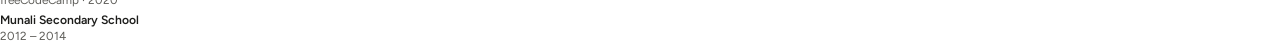
<file: resume-src/resume.html>
<!doctype html>
<html lang="en">
<head>
  <meta charset="utf-8" />
  <title>Madalitso Phiri · Résumé</title>
  <link href="https://fonts.googleapis.com/css2?family=Figtree:wght@400;500;600;700&display=swap" rel="stylesheet" />
  <style>
    @page { size: Letter; margin: 0.42in 0.5in 0.4in; }
    :root {
      --ink: #1d1d1b; --ink-2: #5d5c58; --ink-3: #8f8e89; --rule: #e2e0dc;
      --accent: #d7332a; --accent-soft: #fbe2df; --tint: #f4f3f0;
    }
    * { box-sizing: border-box; -webkit-print-color-adjust: exact; print-color-adjust: exact; }
    html, body { margin: 0; background: #fff; color: var(--ink); font: 9.1pt/1.36 'Figtree', sans-serif; }
    a { color: inherit; text-decoration: underline; text-decoration-color: var(--accent); text-underline-offset: 2px; }
    h1, h2, h3, p, ul { margin: 0; padding: 0; }
    ul { list-style: none; }
    b { font-weight: 600; }

    /* Header */
    .head { display: grid; grid-template-columns: 74px 1fr auto; gap: 18px; align-items: center;
            padding: 13px 18px; border-radius: 16px; background: var(--tint); }
    .head img { width: 74px; height: 74px; border-radius: 50%; object-fit: cover; filter: grayscale(1); box-shadow: 0 0 0 3px #fff; }
    .head h1 { font-size: 23pt; font-weight: 700; letter-spacing: -0.03em; line-height: 1; }
    .head h1 .dot { color: var(--accent); }
    .head .role { margin-top: 5px; font-size: 9.6pt; white-space: nowrap; color: var(--ink-2); }
    .head .role b { color: var(--ink); }
    .contact { font-size: 8.6pt; line-height: 1.62; text-align: right; white-space: nowrap; }
    .contact a { text-decoration: underline; text-decoration-color: var(--accent); text-underline-offset: 2px; }
    .contact a.web { color: var(--accent); font-weight: 600; }
    .contact .wa { color: var(--ink-3); font-size: 8.2pt; }
    .contact .web a { color: var(--accent); font-weight: 600; }

    /* Sections */
    h2 { display: flex; align-items: center; gap: 10px; margin: 13px 0 7px;
         font-size: 8.5pt; font-weight: 700; letter-spacing: .12em; text-transform: uppercase; color: var(--accent); }
    h2::after { content: ''; flex: 1; border-top: 1px solid var(--rule); }
    .summary { color: var(--ink-2); font-size: 9.4pt; }
    .summary b { color: var(--ink); }

    /* Jobs */
    .job { padding: 7px 0 7px; border-top: 1px solid var(--rule); }
    .job:first-of-type { border-top: 0; padding-top: 0; }
    .job__top { display: grid; grid-template-columns: 1fr auto; gap: 2px 16px; align-items: center; }
    .logos { display: flex; align-items: center; gap: 8px; height: 20px; margin-bottom: 2px; }
    .logos img, .logos .mono { display: block; width: auto; }
    .mono { background: var(--ink); -webkit-mask: var(--logo) left center / contain no-repeat; mask: var(--logo) left center / contain no-repeat; }
    .sep { color: var(--ink-3); font-weight: 300; font-size: 13pt; line-height: 1; }
    .job h3 { font-size: 10.6pt; font-weight: 600; }
    .job h3 span { color: var(--ink-2); font-weight: 500; }
    .when { text-align: right; font-size: 8.8pt; color: var(--ink-2); white-space: nowrap; }
    .when b { color: var(--accent); }
    .meta { grid-column: 1 / -1; font-size: 8.8pt; color: var(--ink-3); }
    .job ul { margin-top: 3px; }
    .job li, .list li { position: relative; padding-left: 13px; margin-top: 1.5px; }
    .job li::before, .list li::before { content: ''; position: absolute; left: 2px; top: .58em; width: 4px; height: 4px; border-radius: 50%; background: var(--accent); }
    .links { margin-top: 3px; font-size: 8.8pt; color: var(--ink-2); }
    .links b { color: var(--ink); }

    /* Skills */
    .skills { display: grid; grid-template-columns: 104px 1fr; gap: 3px 14px; }
    .skills dt { color: var(--ink-3); font-weight: 500; }
    .skills dd { margin: 0; }
    .two { display: grid; grid-template-columns: 1fr 1fr; gap: 0 28px; }
    .block { break-inside: auto; }
    .job__top, .logos, h2 { break-after: avoid; }
    .job li, .list li, .skills dt, .skills dd, .edu li, .links { break-inside: avoid; }
    .job ul { orphans: 2; widows: 2; }
    .edu li { margin-bottom: 3px; }
    .edu small { display: block; color: var(--ink-2); font-size: 8.8pt; }
    .tag { display: inline-block; padding: 1px 7px; margin-right: 3px; border-radius: 99px; font-size: 8pt; background: var(--accent-soft); color: var(--accent); font-weight: 600; }
    .muted { color: var(--ink-2); }
  </style>
</head>
<body>

<header class="head">
  <img src="../images/profile.jpg" alt="" />
  <div>
    <h1>Madalitso Phiri<span class="dot">.</span></h1>
    <p class="role"><b>Full Stack Developer</b> · 6+ years · React, NestJS, React Native</p>
  </div>
  <div class="contact">
    <a href="mailto:Madalitso.phiri150@gmail.com">Madalitso.phiri150@gmail.com</a><br />
    <a href="tel:+27719480084">+27 71 948 0084</a> · <a href="tel:+260978303127">+260 97 830 3127</a><br />
    <span class="wa">Both on WhatsApp</span><br />
    <a class="web" href="https://madalitsophiri.github.io">madalitsophiri.github.io</a> · <a href="https://www.linkedin.com/in/madalitso-phiri-1a09b719a/">LinkedIn</a> · <a href="https://github.com/MadalitsoPhiri">GitHub</a>
  </div>
</header>

<h2>Profile</h2>
<p class="summary">
  Full stack developer with <b>6+ years of experience</b> (since 2020) building production web apps, React Native mobile apps
  and the APIs behind them, mostly remotely for startups in Canada and Zambia. I've led development on a customer loyalty
  platform, led a mobile team through a Swift-to-React-Native rebuild, and split a GIS billing platform into independently
  deployed products. I own features end to end, from database and API to app store release, and use AI tooling deliberately
  to move faster without lowering the bar on review.
</p>

<h2>Experience</h2>

<section class="job">
  <div class="logos"><img src="../images/logos/kindo.svg" alt="Kindo" style="height:18px" /><span class="sep">|</span><b style="font-size:10pt">MapBilling</b></div>
  <div class="job__top">
    <h3>Full Stack Developer <span>· Kindo Advertising Limited</span></h3>
    <p class="when">Sep 2025 – <b>Present</b></p>
    <p class="meta">Remote · Part-time · Zambia</p>
  </div>
  <ul>
    <li>One of two core developers on <b>MapBilling</b>, a GIS-powered platform for water utilities, waste collectors and real estate agencies, with web dashboards, field apps and customer payment apps.</li>
    <li>Split a shared <b>NestJS</b> backend and <b>React</b> web app into separate water, waste and real estate apps, each with its own <b>PostgreSQL</b> database (Prisma) and <b>Cloud Build</b> pipeline to <b>Google Cloud Run</b>; wrote the per-product data migration tool.</li>
    <li>Built Map Estates features: buyer sales stages, property notes and attachments, and a public <b>Mapbox</b> property map with nearby listings and directions.</li>
    <li>Hardened authentication and token refresh, sped up the heaviest list endpoints, seeded the <b>Playwright</b> end-to-end test server, and contributed to the <b>Expo</b> apps.</li>
    <li>Built a <b>Claude Code</b> multi-agent workflow: the main model plans and reviews, smaller models implement from written specs, tasks are routed by measured cost, and money, auth, schema and deploy work stays under direct review.</li>
  </ul>
  <p class="links"><b>Live:</b> <a href="https://realestate.mapbilling.com">Map Estates</a> · <a href="https://water.mapbilling.com">Water</a> · <a href="https://garbage.mapbilling.com">Waste</a> · Map Estates <a href="https://play.google.com/store/apps/details?id=com.mapbilling.realestate">Android</a> · GarbageCo <a href="https://play.google.com/store/apps/details?id=com.garbagecopay">Android</a>, <a href="https://apps.apple.com/zm/app/garbageco/id6759239159">iOS</a></p>
</section>

<section class="job">
  <div class="logos"><img src="../images/logos/sticky.svg" alt="Sticky" style="height:20px" /></div>
  <div class="job__top">
    <h3>Full Stack Developer <span>· Stickycards Co.</span></h3>
    <p class="when">Jan 2025 – Feb 2026</p>
    <p class="meta">Remote · Canada</p>
  </div>
  <ul>
    <li><b>Led development</b> of a customer service tool with real-time chat and third-party integrations, powering a customer loyalty program.</li>
    <li>Architected and maintained the <b>NestJS</b> backend and <b>React + TypeScript</b> frontend; built the customer analytics and loyalty dashboard.</li>
    <li>Cut message latency by <b>40%</b> with <b>Socket.io</b>, and raised user engagement by <b>25%</b> with a responsive <b>Tailwind CSS</b> UI.</li>
  </ul>
  <p class="links"><b>Live:</b> <a href="https://www.sosticky.io">sosticky.io</a></p>
</section>

<section class="job">
  <div class="logos"><span class="mono" style="--logo:url(../images/logos/bptn.svg);height:16px;aspect-ratio:2263/411"></span><span class="sep">|</span><span class="mono" style="--logo:url(../images/logos/obsidi.svg);height:14px;aspect-ratio:2394/454"></span></div>
  <div class="job__top">
    <h3>Full Stack Mobile Developer <span>· BPTN</span></h3>
    <p class="when">Aug 2022 – Jan 2025</p>
    <p class="meta">Remote · Canada</p>
  </div>
  <ul>
    <li>Built core features of the <b>OBSIDI</b> career and mentorship app for iOS and Android (<b>5K+ downloads</b>) in <b>React Native</b>, using custom hooks to keep logic out of screens.</li>
    <li>Kept the UX consistent across platforms with <b>styled-components</b>; cut code duplication by <b>35%</b>.</li>
    <li>Coordinated App Store and Google Play releases, release cycles and A/B tests.</li>
  </ul>
  <p class="links"><b>Live:</b> <a href="https://app.obsidi.com">Web</a> · <a href="https://apps.apple.com/us/app/obsidi/id1645597175">iOS</a> · <a href="https://play.google.com/store/apps/details?id=com.obsidi.android">Android</a></p>
</section>

<section class="job">
  <div class="logos"><img src="../images/logos/lendbox.svg" alt="Lendbox" style="height:17px" /></div>
  <div class="job__top">
    <h3>Mobile Developer <span>· Lendbox</span></h3>
    <p class="when">Jun 2022 – Aug 2022</p>
    <p class="meta">On-site · Lusaka, Zambia · Part-time</p>
  </div>
  <ul>
    <li>Full stack mobile development on <b>Lendbox</b>, an AI-powered loan management platform for lenders and microfinance institutions (web, Android and iOS).</li>
    <li>Worked in the on-site product team using <b>Sentry</b> for error monitoring and <b>Asana</b> for delivery.</li>
  </ul>
  <p class="links"><b>Live:</b> <a href="https://lendbox.io/en">lendbox.io</a> · <a href="https://apps.apple.com/zm/app/lendbox-ai-loan-management/id1610722829">iOS</a> · <a href="https://play.google.com/store/apps/details?id=com.lendbox.lendbox2">Android</a></p>
</section>

<section class="job">
  <div class="logos"><img src="../images/logos/sparknspur-icon.svg" alt="" style="height:20px" /><span class="mono" style="--logo:url(../images/logos/sparknspur.svg);height:12px;aspect-ratio:1877/340;margin-left:-3px"></span><span class="sep" style="margin-left:6px">|</span><img src="../images/logos/propzi.svg" alt="Propzi" style="height:22px" /></div>
  <div class="job__top">
    <h3>Full Stack Developer <span>· SparknSpur Co.</span></h3>
    <p class="when">Oct 2020 – May 2022</p>
    <p class="meta">Remote · Canada</p>
  </div>
  <ul>
    <li><b>Led the mobile team</b> rebuilding <b>Propzi</b>, moving from Swift to <b>React Native</b> and halving codebase maintenance.</li>
    <li>Built and deployed a <b>Django</b> machine-learning service for real estate price prediction, handling <b>10K+</b> API requests a day.</li>
    <li>Built Sparky, an embeddable real-time chat widget (React, Webpack, Babel, Node/NestJS) running on <b>500+</b> partner sites with <b>&lt;100 ms</b> delivery over Socket.io.</li>
    <li>Mentored junior developers on React Native best practices and code review.</li>
  </ul>
  <p class="links"><b>Live:</b> <a href="https://www.propzi.com/">propzi.com</a></p>
</section>

<section class="job">
  <div class="job__top">
    <h3>Full Stack Developer <span>· Multinet</span></h3>
    <p class="when">Jul 2020 – Oct 2020</p>
    <p class="meta">Remote</p>
  </div>
  <ul>
    <li>Built a VoIP mobile app combining chat with cell-network calling: prototyped in React Native, then rebuilt in <b>Kotlin</b> for SIP trunking, with a <b>Node.js</b> backend for call routing and users, supporting 100+ concurrent users.</li>
  </ul>
</section>

<section class="job">
  <div class="logos"><img src="../images/logos/greenwebb.svg" alt="Greenwebb" style="height:24px" /></div>
  <div class="job__top">
    <h3>Full Stack Developer <span>· GreenWebb</span></h3>
    <p class="when">Jan 2020 – Jul 2020</p>
    <p class="meta">Startup</p>
  </div>
  <ul>
    <li>Built a <b>PHP/MySQL</b> web app with authentication and data management, a mobile-first frontend, and Orgsocial, a native <b>Android</b> messaging app (Java, Firebase).</li>
  </ul>
</section>

<div class="block">
  <h2>Freelance · Upwork</h2>
  <p class="muted" style="margin-bottom:3px">Short fixed-price contracts in 2022 and 2025. 5 completed, rated 4.4–5.0 where reviewed. <a href="https://www.upwork.com/freelancers/~014a5ea5e7810e201f">Upwork profile</a></p>
  <ul class="list">
    <li>First version of a <b>NestJS</b> backend for a client product, and updates to an existing <b>React</b> web app (2025).</li>
    <li>An API endpoint test suite with <b>Mocha</b> and <b>Chai</b>, <b>React Native</b> features for an education app, and a <b>Node.js</b> service syncing two distributed data stores (2022).</li>
  </ul>
</div>

<div class="block">
  <h2>Skills</h2>
  <dl class="skills">
    <dt>Frontend</dt><dd>React, Next.js, TypeScript, Vue.js, Tailwind CSS, styled-components, Mapbox GL, Webpack, Vite</dd>
    <dt>Backend</dt><dd>Node.js, NestJS, Express, Django, GraphQL (Apollo), REST, Socket.io, PHP, microservices</dd>
    <dt>Mobile</dt><dd>React Native, Expo, Swift/SwiftUI, Kotlin, Java, App Store and Google Play releases</dd>
    <dt>Data &amp; GIS</dt><dd>PostgreSQL, Prisma, MongoDB, Redis, Firebase (Firestore, Realtime DB, Cloud Functions), Turf.js, GeoJSON</dd>
    <dt>Cloud &amp; DevOps</dt><dd>Google Cloud (Cloud Run, Cloud Build, Cloud SQL), AWS (EC2, Lambda, S3, RDS), Docker, Nginx, Linux, CI/CD</dd>
    <dt>Testing</dt><dd>Jest, Vitest, Playwright, Cypress, Mocha, Chai</dd>
    <dt>AI tooling</dt><dd>Claude Code (Opus, Sonnet, Haiku), custom subagents and skills, git worktrees</dd>
    <dt>Systems</dt><dd>Rust, C/C++</dd>
  </dl>
</div>

<div class="two">
  <div class="block">
    <h2>Education</h2>
    <ul class="edu">
      <li><b>FIA Diploma in Accountancy &amp; Business</b><small>Zabtuc College of Business · 2019</small></li>
      <li><b><a href="https://freecodecamp.org/certification/fccc343da18-dcc1-48c2-b315-11564ea8f4c0/javascript-algorithms-and-data-structures">JavaScript Algorithms &amp; Data Structures</a></b><small>freeCodeCamp · 2020 · 300 hours</small></li>
      <li><b><a href="https://freecodecamp.org/certification/fccc343da18-dcc1-48c2-b315-11564ea8f4c0/responsive-web-design">Responsive Web Design</a></b><small>freeCodeCamp · 2020</small></li>
      <li><b>Munali Secondary School</b><small>2012 – 2014</small></li>
    </ul>
  </div>
  <div class="block">
    <h2>Off the clock</h2>
    <p class="muted">I've long been drawn to systems engineering. I started learning Rust before AI coding tools came along, and AI has since unlocked a lot of fun hobby projects: customising Linux distros and researching how operating systems are built.</p>
    <p style="margin-top:6px"><span class="tag">Rust</span><span class="tag">Linux distros</span><span class="tag">OS development</span></p>
  </div>
</div>

</body>
</html>
</file>
<file: styles.css>
/* Madalitso Phiri, portfolio */

:root {
  --page: #dcdbd8;
  --sheet: #ecebe8;
  --panel: #f6f6f4;
  --ink: #1d1d1b;
  --ink-2: #6f6e6a;
  --ink-3: #9a9994;
  --rule: #d9d8d4;
  --white: #ffffff;           /* pills, chips, tags */
  --on-ink: #ffffff;          /* text on the dark button */
  --ink-hover: #3a3a37;
  --text: #3b3b38;            /* body copy */
  --shot: #e2e1de;            /* image placeholder */
  --hi: rgba(255,255,255,.75); /* inner highlight on cards */
  --shadow: rgba(0,0,0,.18);
  --accent: #d7332a;          /* red */
  --accent-hover: #b8261f;
  --accent-soft: #fbe2df;
  --on-accent: #ffffff;
  --r-sheet: 48px;
  --r-panel: 44px;
  --font: 'Figtree', system-ui, sans-serif;
  --grain: url("data:image/svg+xml,%3Csvg xmlns='http://www.w3.org/2000/svg' width='160' height='160'%3E%3Cfilter id='n'%3E%3CfeTurbulence type='fractalNoise' baseFrequency='.9' numOctaves='2' stitchTiles='stitch'/%3E%3CfeColorMatrix values='0 0 0 0 0 0 0 0 0 0 0 0 0 0 0 0 0 0 .07 0'/%3E%3C/filter%3E%3Crect width='100%25' height='100%25' filter='url(%23n)'/%3E%3C/svg%3E");
  --grain-dark: url("data:image/svg+xml,%3Csvg xmlns='http://www.w3.org/2000/svg' width='160' height='160'%3E%3Cfilter id='n'%3E%3CfeTurbulence type='fractalNoise' baseFrequency='.9' numOctaves='2' stitchTiles='stitch'/%3E%3CfeColorMatrix values='0 0 0 0 1 0 0 0 0 1 0 0 0 0 1 0 0 0 .05 0'/%3E%3C/filter%3E%3Crect width='100%25' height='100%25' filter='url(%23n)'/%3E%3C/svg%3E");
  color-scheme: light;
}

@media (prefers-color-scheme: dark) {
  :root:not([data-theme='light']) {
    --page: #0e0e0d; --sheet: #181816; --panel: #20201e;
    --ink: #edebe6; --ink-2: #a3a19b; --ink-3: #74726d; --rule: #31302d;
    --white: #2a2a27; --on-ink: #151513; --ink-hover: #ffffff; --text: #cfcdc7;
    --shot: #2a2a27; --hi: rgba(255,255,255,.04); --shadow: rgba(0,0,0,.6);
    --accent: #ff5a4e; --accent-hover: #ff7a70; --accent-soft: #3d1916; --on-accent: #1a0806;
    --grain: var(--grain-dark);
    color-scheme: dark;
  }
}
:root[data-theme='dark'] {
  --page: #0e0e0d; --sheet: #181816; --panel: #20201e;
  --ink: #edebe6; --ink-2: #a3a19b; --ink-3: #74726d; --rule: #31302d;
  --white: #2a2a27; --on-ink: #151513; --ink-hover: #ffffff; --text: #cfcdc7;
  --shot: #2a2a27; --hi: rgba(255,255,255,.04); --shadow: rgba(0,0,0,.6);
  --accent: #ff5a4e; --accent-hover: #ff7a70; --accent-soft: #3d1916; --on-accent: #1a0806;
  --grain: var(--grain-dark);
  color-scheme: dark;
}

*, *::before, *::after { box-sizing: border-box; }
html { scroll-behavior: smooth; }
body {
  margin: 0;
  background: var(--page);
  color: var(--ink);
  font: 16px/1.55 var(--font);
  -webkit-font-smoothing: antialiased;
}
img { display: block; max-width: 100%; height: auto; }
h1, h2, h3, p { margin: 0; }
ul, ol, dl, dd { margin: 0; padding: 0; list-style: none; }
a { color: inherit; }
button { font: inherit; color: inherit; }
:focus-visible { outline: 2px solid var(--accent); outline-offset: 3px; }
.skip { position: absolute; left: -999px; }
.skip:focus { left: 16px; top: 16px; z-index: 10; background: var(--white); padding: 8px 12px; border-radius: 999px; }

/* ---------- Sheet & panels ---------- */
.sheet {
  width: min(1240px, 100% - 48px);
  margin: 48px auto;
  background: var(--sheet) var(--grain);
  border-radius: var(--r-sheet);
  box-shadow: 0 0 0 1px var(--hi) inset, 0 30px 80px -40px var(--shadow);
  overflow: hidden;
}
.panel {
  position: relative;
  border-radius: 0 0 var(--r-panel) var(--r-panel);
  padding: 0 72px;
}
.panel--hero { background: var(--sheet) var(--grain); z-index: 3; box-shadow: 0 1px 0 var(--hi); }
.panel--light {
  background: var(--panel) var(--grain);
  border-radius: var(--r-panel);
  margin-top: calc(var(--r-panel) * -1);
  padding-top: calc(var(--r-panel) + 56px);
  padding-bottom: 72px;
}
.section { padding: 112px 72px; }

/* Two-tone headings */
.two-tone {
  font-weight: 500; letter-spacing: -0.025em; line-height: 1.12; color: var(--ink-2);
  text-wrap: balance;
}
.two-tone b { font-weight: 600; color: var(--ink); }
h1.two-tone { font-size: clamp(36px, 5vw, 60px); }
.two-tone--md { font-size: clamp(26px, 3vw, 36px); }
.two-tone--lg { font-size: clamp(32px, 4.4vw, 52px); }

/* Pills & buttons */
.pill {
  display: inline-flex; align-items: center; justify-content: center;
  min-width: 76px; height: 36px; padding: 0 18px; border-radius: 999px;
  background: var(--white); border: 0; font-size: 13px; font-weight: 600; text-decoration: none; cursor: pointer;
  box-shadow: 0 1px 2px rgba(0,0,0,.06);
  transition: transform .15s ease;
}
.pill:hover { transform: translateY(-1px); }
.pill--tilt { transform: rotate(-6deg); font-weight: 500; }
.pill--tilt:hover { transform: rotate(-6deg); }

.btn {
  display: inline-flex; align-items: center; gap: 10px;
  height: 50px; padding: 0 28px; border-radius: 999px;
  background: var(--ink); color: var(--on-ink); font-size: 14px; font-weight: 600; text-decoration: none;
  transition: background .15s ease;
}
.btn:hover { background: var(--ink-hover); }
.btn--light { background: var(--white); color: var(--ink); box-shadow: 0 0 0 1px var(--rule) inset; }
.btn--light:hover { box-shadow: 0 0 0 1px var(--accent) inset; }

.slashes { display: flex; flex-wrap: wrap; gap: 4px 0; font-size: 13px; font-weight: 500; }
.slashes > :not(.is-hidden) ~ :not(.is-hidden)::before { content: '/'; margin: 0 12px; color: var(--ink-3); }
.slashes a { text-decoration: none; }
.slashes a:hover { text-decoration: underline; text-underline-offset: 3px; }

/* ---------- Hero ---------- */
.topbar { display: flex; justify-content: space-between; align-items: center; gap: 16px; flex-wrap: wrap; padding-top: 40px; }
.topbar__left { display: flex; align-items: center; gap: 10px; flex-wrap: wrap; }
.topbar__email { font-size: 13px; text-decoration: none; margin-right: 6px; }
.topbar__email:hover { text-decoration: underline; text-underline-offset: 3px; }

.hero { display: flex; flex-direction: column; align-items: center; text-align: center; padding: 72px 0 104px; }
.avatar { position: relative; margin-bottom: 34px; }
.avatar img {
  width: 112px; height: 112px; border-radius: 50%; object-fit: cover;
  filter: grayscale(1) contrast(1.05);
  box-shadow: 0 0 0 5px var(--white);
}
.tag {
  position: absolute; left: 78px; top: 24px; white-space: nowrap;
  padding: 7px 16px; border-radius: 999px; background: var(--white);
  font-size: 13px; font-weight: 500; transform: rotate(-12deg);
  box-shadow: 0 4px 14px -6px rgba(0,0,0,.2);
}
.hero h1 { max-width: 13em; }
.hero__sub { max-width: 34em; margin: 22px 0 34px; color: var(--ink-2); font-size: 17px; }

/* ---------- Companies ---------- */
.companies { text-align: center; }
.companies__label { font-size: 13px; color: var(--ink-3); margin-bottom: 28px; }
.companies__list { display: flex; flex-wrap: wrap; justify-content: space-between; align-items: center; gap: 24px 28px; }
.logo { display: block; width: auto; }
/* White-only logos are drawn through a mask so they take the text colour in either theme */
.logo--mono { background: var(--ink); -webkit-mask: var(--logo) center / contain no-repeat; mask: var(--logo) center / contain no-repeat; }
.companies__list li { opacity: .9; transition: opacity .2s ease, transform .2s ease; }
.companies__list li:hover { opacity: 1; transform: translateY(-2px); }

/* ---------- Services ---------- */
.services { text-align: center; }
.services h2 { max-width: 20em; margin: 0 auto; }
.divider { position: relative; margin: 56px 0 48px; }
.divider::before { content: ''; position: absolute; left: 0; right: 0; top: 50%; border-top: 1px solid var(--rule); }
.divider .pill { position: relative; }
.services__grid { display: grid; grid-template-columns: repeat(4, 1fr); gap: 40px; text-align: left; }
.services__grid svg { color: var(--ink); margin-bottom: 18px; }
.services__grid h3 { font-size: 16px; font-weight: 600; margin-bottom: 8px; }
.services__grid p { font-size: 14px; color: var(--ink-2); }

/* ---------- Work ---------- */
.section-head { margin-bottom: 56px; }
.section-head h2 { max-width: 22em; }
.project + .project { margin-top: 104px; padding-top: 56px; border-top: 1px solid var(--rule); }

/* 44-column grid: spans are chosen so screenshots and phones in a row share a height */
.gallery { display: grid; grid-template-columns: repeat(44, 1fr); gap: 14px; }
.gallery .g-full { grid-column: span 44; }
.gallery .g-half { grid-column: span 22; }
.gallery--mb .g-wide { grid-column: span 28; }
.gallery--mb .g-phone { grid-column: span 8; }
.gallery--phones .g-wide { grid-column: span 26; }
.gallery--phones .g-phone { grid-column: span 9; }
.gallery figure { margin: 0; display: flex; flex-direction: column; }
.gallery figure a { display: block; flex: 1; border-radius: 10px; overflow: hidden; background: var(--shot); }
.gallery img { width: 100%; height: 100%; object-fit: cover; object-position: top; transition: transform .5s ease; }
.gallery figure a:hover img { transform: scale(1.02); }
.g-wide img, .g-half img { aspect-ratio: 16 / 10; }
.g-full img { aspect-ratio: 21 / 9; }
.g-phone img { aspect-ratio: auto; }
.gallery figcaption {
  display: flex; justify-content: space-between; gap: 8px; margin-top: 8px;
  font-size: 11.5px; font-weight: 600; text-transform: uppercase; letter-spacing: .02em;
}

.project__body { display: grid; grid-template-columns: 1fr 1.25fr; gap: 24px 64px; margin-top: 36px; }
.project__title { grid-column: 1 / -1; display: grid; grid-template-columns: auto 1fr auto; align-items: baseline; gap: 4px 20px; }
.project__logo { grid-column: 3; grid-row: 1 / span 2; align-self: center; justify-self: end; display: flex; align-items: center; }
.project__logo img, .project__logo .logo--mono { display: block; width: auto; }
.project__no { font-size: 13px; font-weight: 600; color: var(--ink-3); grid-row: span 2; }
.project__title h3 { font-size: clamp(28px, 3vw, 38px); font-weight: 600; letter-spacing: -0.03em; }
.project__title p:last-child { color: var(--ink-2); }

.facts { font-size: 14px; }
.facts > div { display: grid; grid-template-columns: 84px 1fr; gap: 12px; padding: 10px 0; border-top: 1px solid var(--rule); }
.facts > div:last-child { border-bottom: 1px solid var(--rule); }
.facts dt { color: var(--ink-3); }
.facts a, .project__text a, .edu a { text-decoration: underline; text-decoration-color: var(--ink-3); text-underline-offset: 3px; }
.facts a:hover, .edu a:hover { text-decoration-color: var(--ink); }

.project__text p { color: var(--text); }
.project__text p + p, details p { margin-top: 14px; }
details { margin-top: 18px; }
summary {
  display: inline-flex; align-items: center; gap: 8px; cursor: pointer; list-style: none;
  height: 36px; padding: 0 16px; border-radius: 999px; background: var(--white);
  font-size: 13px; font-weight: 600; box-shadow: 0 1px 2px rgba(0,0,0,.06);
}
summary::-webkit-details-marker { display: none; }
summary::after { content: '+'; font-size: 16px; font-weight: 500; }
details[open] summary::after { content: '–'; }

/* ---------- Bento ---------- */
.bento {
  display: grid; gap: 16px;
  grid-template-columns: repeat(3, 1fr);
  grid-template-areas:
    'exp process process'
    'exp stack learning'
    'edu stack other'
    'ai ai ai';
}
.card {
  position: relative; padding: 64px 26px 26px; border-radius: 22px;
  background: var(--panel) var(--grain);
  box-shadow: 0 0 0 1px var(--hi) inset, 0 10px 30px -18px var(--shadow);
}
.chip {
  position: absolute; top: 20px; left: 20px;
  padding: 5px 12px; border-radius: 999px; background: var(--white);
  font-size: 12px; font-weight: 500;
}
.card--exp { grid-area: exp; }
.card--process { grid-area: process; }
.card--stack { grid-area: stack; }
.card--learning { grid-area: learning; }
.card--edu { grid-area: edu; }
.card--other { grid-area: other; }
.card--ai { grid-area: ai; }
.ai__lead { font-size: clamp(20px, 2.2vw, 26px); font-weight: 500; letter-spacing: -0.02em; line-height: 1.25; color: var(--ink-2); max-width: 30em; margin-bottom: 28px; }
.ai__lead b { color: var(--ink); font-weight: 600; }
.ai__cols { display: grid; grid-template-columns: repeat(3, 1fr); gap: 32px; padding-top: 24px; border-top: 1px solid var(--rule); }
.ai__cols h3 { font-size: 15px; font-weight: 600; margin-bottom: 8px; }
.ai__cols h3::before { content: ''; display: inline-block; width: 6px; height: 6px; margin-right: 8px; border-radius: 50%; background: var(--accent); vertical-align: 2px; }
.ai__cols p { font-size: 14px; color: var(--ink-2); }

.timeline { position: relative; }
.timeline::before { content: ''; position: absolute; left: 4px; top: 8px; bottom: 8px; border-left: 1.5px solid var(--rule); }
.timeline li { position: relative; padding: 0 0 20px 24px; }
.timeline li:last-child { padding-bottom: 0; }
.timeline li::before {
  content: ''; position: absolute; left: 0; top: 6px; width: 10px; height: 10px; border-radius: 50%;
  background: var(--ink); box-shadow: 0 0 0 3px var(--panel);
}
.timeline li:nth-child(n+2)::before { background: var(--ink-3); }
.timeline b, .edu b, .other b { display: block; font-size: 14.5px; font-weight: 600; line-height: 1.35; }
.timeline small, .edu small { display: block; margin-top: 2px; font-size: 12.5px; color: var(--ink-2); }

.steps { display: flex; flex-direction: column; justify-content: space-between; height: 100%; gap: 24px; }
.steps__panel h3 { font-size: 18px; font-weight: 600; margin-bottom: 8px; }
.steps__panel p { color: var(--ink-2); font-size: 14.5px; max-width: 46em; }
.steps__tabs { display: flex; gap: 4px; padding: 4px; border-radius: 999px; background: var(--white); }
.steps__tabs button {
  flex: 1; height: 38px; border: 0; border-radius: 999px; background: transparent;
  font-size: 13px; font-weight: 500; cursor: pointer;
}
.steps__tabs button[aria-selected='true'] { background: var(--ink); color: var(--on-ink); }

.stack > div { padding: 9px 0; border-top: 1px solid var(--rule); font-size: 14px; }
.stack > div:first-child { border-top: 0; padding-top: 0; }
.stack dt { font-size: 12px; color: var(--ink-3); }

.card--learning .big { font-size: 56px; font-weight: 700; letter-spacing: -0.04em; line-height: 1; margin-bottom: 10px; }
.card--learning p:not(.big) { color: var(--ink-2); font-size: 14.5px; }

.edu li + li { margin-top: 14px; }

.other li { display: flex; justify-content: space-between; gap: 12px; padding: 8px 0; border-top: 1px solid var(--rule); }
.other li:first-child { border-top: 0; padding-top: 0; }
.other b { font-size: 14px; font-weight: 500; }
.other span { font-size: 12.5px; color: var(--ink-2); white-space: nowrap; text-align: right; }

/* ---------- Contact ---------- */
.contact { text-align: center; padding-bottom: 96px; }
.contact__icon {
  width: 92px; height: 92px; margin: 0 auto 28px; border-radius: 50%;
  display: grid; place-items: center; background: var(--sheet);
}
.contact h2 { max-width: 12em; margin: 0 auto; }
.contact__sub { color: var(--ink-2); margin: 18px 0 32px; }
.contact__actions { display: flex; justify-content: center; gap: 10px; flex-wrap: wrap; }

/* ---------- Footer ---------- */
.footer { padding: 40px 72px 0; overflow: hidden; }
.footer__row { display: flex; justify-content: space-between; align-items: center; gap: 16px; flex-wrap: wrap; font-size: 13px; padding-bottom: 28px; border-bottom: 1px solid var(--rule); }
.wordmark {
  font-size: clamp(40px, 10.2vw, 132px); font-weight: 700; letter-spacing: -0.055em; line-height: .78;
  white-space: nowrap; text-align: center; margin: 36px 0 -0.06em; color: var(--ink);
}

.toast {
  position: fixed; left: 50%; bottom: 28px; transform: translate(-50%, 16px); opacity: 0;
  padding: 10px 18px; border-radius: 999px; background: var(--ink); color: var(--on-ink);
  font-size: 13px; font-weight: 600; transition: opacity .2s, transform .2s; pointer-events: none; z-index: 20;
}
.toast.is-visible { opacity: 1; transform: translate(-50%, 0); }

[data-link].is-hidden { display: none; }

/* ---------- Responsive ---------- */
@media (max-width: 1000px) {
  .panel, .section, .footer { padding-left: 40px; padding-right: 40px; }
  .services__grid { grid-template-columns: repeat(2, 1fr); }
  .project__body { grid-template-columns: 1fr; }
  .bento {
    grid-template-columns: 1fr 1fr;
    grid-template-areas: 'process process' 'exp stack' 'exp learning' 'edu other' 'ai ai';
  }
}

@media (max-width: 640px) {
  :root { --r-sheet: 32px; --r-panel: 30px; }
  .sheet { width: calc(100% - 16px); margin: 8px auto; }
  .panel, .section, .footer { padding-left: 20px; padding-right: 20px; }
  .section { padding-top: 72px; padding-bottom: 72px; }
  .panel--light { padding-top: calc(var(--r-panel) + 36px); padding-bottom: 48px; }
  .topbar { flex-direction: column; align-items: flex-start; padding-top: 24px; }
  .topbar__email { width: 100%; }
  .hero { padding: 48px 0 72px; }
  .avatar img { width: 92px; height: 92px; }
  .tag { left: 62px; top: 14px; }
  .companies__list { justify-content: center; gap: 18px 28px; }
  .companies__list .logo { transform: scale(.85); }
  .services__grid { grid-template-columns: 1fr 1fr; gap: 28px 20px; }
  .gallery { grid-template-columns: 1fr 1fr; gap: 10px; }
  .gallery .g-full, .gallery .g-wide { grid-column: 1 / -1; }
  .gallery .g-half, .gallery .g-phone { grid-column: span 1; }
  .g-full img { aspect-ratio: 16 / 10; }
  .project + .project { margin-top: 64px; padding-top: 40px; }
  .project__title { grid-template-columns: 1fr; }
  .project__no { grid-row: auto; }
  .project__logo { grid-column: auto; grid-row: auto; justify-self: start; margin-bottom: 10px; }
  .facts > div { grid-template-columns: 72px 1fr; }
  .bento { grid-template-columns: 1fr; grid-template-areas: 'exp' 'process' 'ai' 'stack' 'learning' 'other' 'edu'; }
  .ai__cols { grid-template-columns: 1fr; gap: 20px; }
  .steps__tabs button { font-size: 12px; }
  .other li { flex-direction: column; gap: 0; }
  .other span { text-align: left; }
  .footer { padding-top: 28px; }
}

@media (prefers-reduced-motion: reduce) {
  html { scroll-behavior: auto; }
  *, *::before, *::after { transition: none !important; }
}

/* ---------- Accent ---------- */
.accent { color: var(--accent); }
.two-tone b.accent { color: var(--accent); }
.services__grid svg { color: var(--accent); }
.project__no, .gallery figcaption span:nth-child(2) { color: var(--accent); }
.facts a, .project__text a, .edu a { text-decoration-color: var(--accent); }
.facts a:hover, .edu a:hover, .slashes a:hover, .topbar__email:hover { color: var(--accent); }
.timeline li:first-child::before { background: var(--accent); box-shadow: 0 0 0 3px var(--panel), 0 0 0 6px var(--accent-soft); }
.timeline .now { color: var(--accent); font-weight: 600; }
.card--learning .big { color: var(--accent); }
.tag::before { content: ''; display: inline-block; width: 6px; height: 6px; margin-right: 8px; border-radius: 50%; background: var(--accent); vertical-align: 1px; }
.contact__icon { color: var(--accent); background: var(--accent-soft); }
.chip--accent { background: var(--accent-soft); color: var(--accent); }

/* Theme toggle */
.theme-toggle { min-width: 0; width: 36px; padding: 0; }
.theme-toggle svg { display: block; }
.topbar__right { display: flex; align-items: center; gap: 18px; }

/* ---------- More red ---------- */
::selection { background: var(--accent); color: var(--on-accent); }
.btn--accent { background: var(--accent); color: var(--on-accent); }
.btn--accent:hover { background: var(--accent-hover); }
.pill--tilt { background: var(--accent); color: var(--on-accent); }
.steps__tabs button[aria-selected='true'] { background: var(--accent); color: var(--on-accent); }
.steps__tabs button:hover:not([aria-selected='true']) { color: var(--accent); }
.dot { color: var(--accent); }
.wordmark .slash { color: var(--accent); }
.gallery figure a { transition: box-shadow .2s ease; }
.gallery figure a:hover { box-shadow: 0 0 0 2px var(--accent); }
summary::after { color: var(--accent); }
summary:hover { box-shadow: 0 0 0 1px var(--accent) inset; }
.timeline::before { border-left: 0; width: 1.5px; background: linear-gradient(var(--accent), var(--rule) 30%); }
.pill:not(.pill--tilt):hover { color: var(--accent); }
.toast { background: var(--accent); color: var(--on-accent); }
.companies__label { color: var(--accent); }

/* Per-theme images */
.theme-dark { display: none !important; }
:root[data-theme='dark'] .theme-light { display: none !important; }
:root[data-theme='dark'] .theme-dark { display: block !important; }
@media (prefers-color-scheme: dark) {
  :root:not([data-theme='light']) .theme-light { display: none !important; }
  :root:not([data-theme='light']) .theme-dark { display: block !important; }
}

/* Interests card */
.card--learning .big { font-size: 44px; }
.interests { display: flex; flex-wrap: wrap; gap: 6px; margin-top: 16px; }
.interests li {
  padding: 4px 11px; border-radius: 999px; font-size: 12px; font-weight: 500;
  background: var(--white); box-shadow: 0 0 0 1px var(--rule) inset;
}
.interests li:first-child { background: var(--accent-soft); color: var(--accent); box-shadow: none; }

/* Company logos in the experience timeline */
.tl-logo { display: flex; align-items: center; min-height: 24px; margin-bottom: 6px; }
.tl-logo img, .tl-logo .logo--mono { display: block; width: auto; }
.tl-logo .logo--mono { opacity: .85; }
.tl-logo--text { font-size: 11px; font-weight: 700; letter-spacing: .14em; text-transform: uppercase; color: var(--ink-3); }
.timeline li::before { top: 9px; }
.timeline li { padding-bottom: 24px; }
.other a { text-decoration: underline; text-decoration-color: var(--accent); text-underline-offset: 3px; }
.other a:hover { color: var(--accent); }

/* Company | product logo pairs */
.project__logo { gap: 16px; }
.logo-sep { font-size: 30px; font-weight: 300; line-height: 1; color: var(--ink-3); transform: translateY(-2px); }

/* Project titles shown as logos: company | product */
.sr-only { position: absolute; width: 1px; height: 1px; overflow: hidden; clip: rect(0 0 0 0); white-space: nowrap; }
.project__title { align-items: center; }
.project__brand { display: flex; align-items: center; gap: 18px; flex-wrap: wrap; min-height: 52px; }
.project__brand img, .project__brand .logo--mono { display: block; width: auto; }
.project__brand .logo-sep { font-size: 40px; }
.brand-text { font-size: clamp(28px, 3vw, 38px); font-weight: 600; letter-spacing: -0.03em; color: var(--ink); }
.project__title > p:last-child { grid-column: 2; }
@media (max-width: 640px) {
  .project__brand { gap: 12px; }
  .project__brand img { max-height: 40px; }
  .project__brand .logo--mono { transform: scale(.8); transform-origin: left center; }
  .project__title > p:last-child { grid-column: auto; }
}

/* Icon + wordmark lockup (Spark&Spur) */
.lockup { display: inline-flex; align-items: center; gap: .35em; }
.lockup img, .lockup .logo--mono { display: block; width: auto; }
.companies__list .lockup { gap: 10px; }
.tl-logo .lockup { gap: 6px; }
.project__brand .lockup { gap: 10px; }
@media (max-width: 1200px) { .companies__list { justify-content: center; gap: 24px 44px; } }

.hero__sub b { color: var(--ink); font-weight: 600; }

.contact__phones { margin-top: 22px; font-size: 14px; color: var(--ink-2); }
.contact__phones a { color: var(--ink); text-decoration: underline; text-decoration-color: var(--accent); text-underline-offset: 3px; margin: 0 4px; }
.contact__phones span { color: var(--ink-3); }

/* Logo strip: endless scroll. The list is cloned once in script.js and the track moves by half its width. */
.marquee { overflow: hidden; margin: 0 -72px;
  -webkit-mask: linear-gradient(90deg, transparent, #000 10%, #000 90%, transparent);
          mask: linear-gradient(90deg, transparent, #000 10%, #000 90%, transparent); }
.marquee__track { display: flex; width: max-content; animation: marquee 38s linear infinite; }
.marquee:hover .marquee__track { animation-play-state: paused; }
.marquee .companies__list { flex-wrap: nowrap; justify-content: flex-start; gap: 0; }
.marquee .companies__list li { padding: 0 36px; flex: none; }
@keyframes marquee { to { transform: translateX(-50%); } }
@media (max-width: 1000px) { .marquee { margin: 0 -40px; } }
@media (max-width: 640px) { .marquee { margin: 0 -20px; } .marquee .companies__list li { padding: 0 22px; } }
@media (prefers-reduced-motion: reduce) {
  .marquee { -webkit-mask: none; mask: none; margin: 0; }
  .marquee__track { animation: none; width: auto; }
  .marquee .companies__list { flex-wrap: wrap; justify-content: center; gap: 24px 0; }
  .marquee .companies__list + .companies__list { display: none; }
}
</file>
